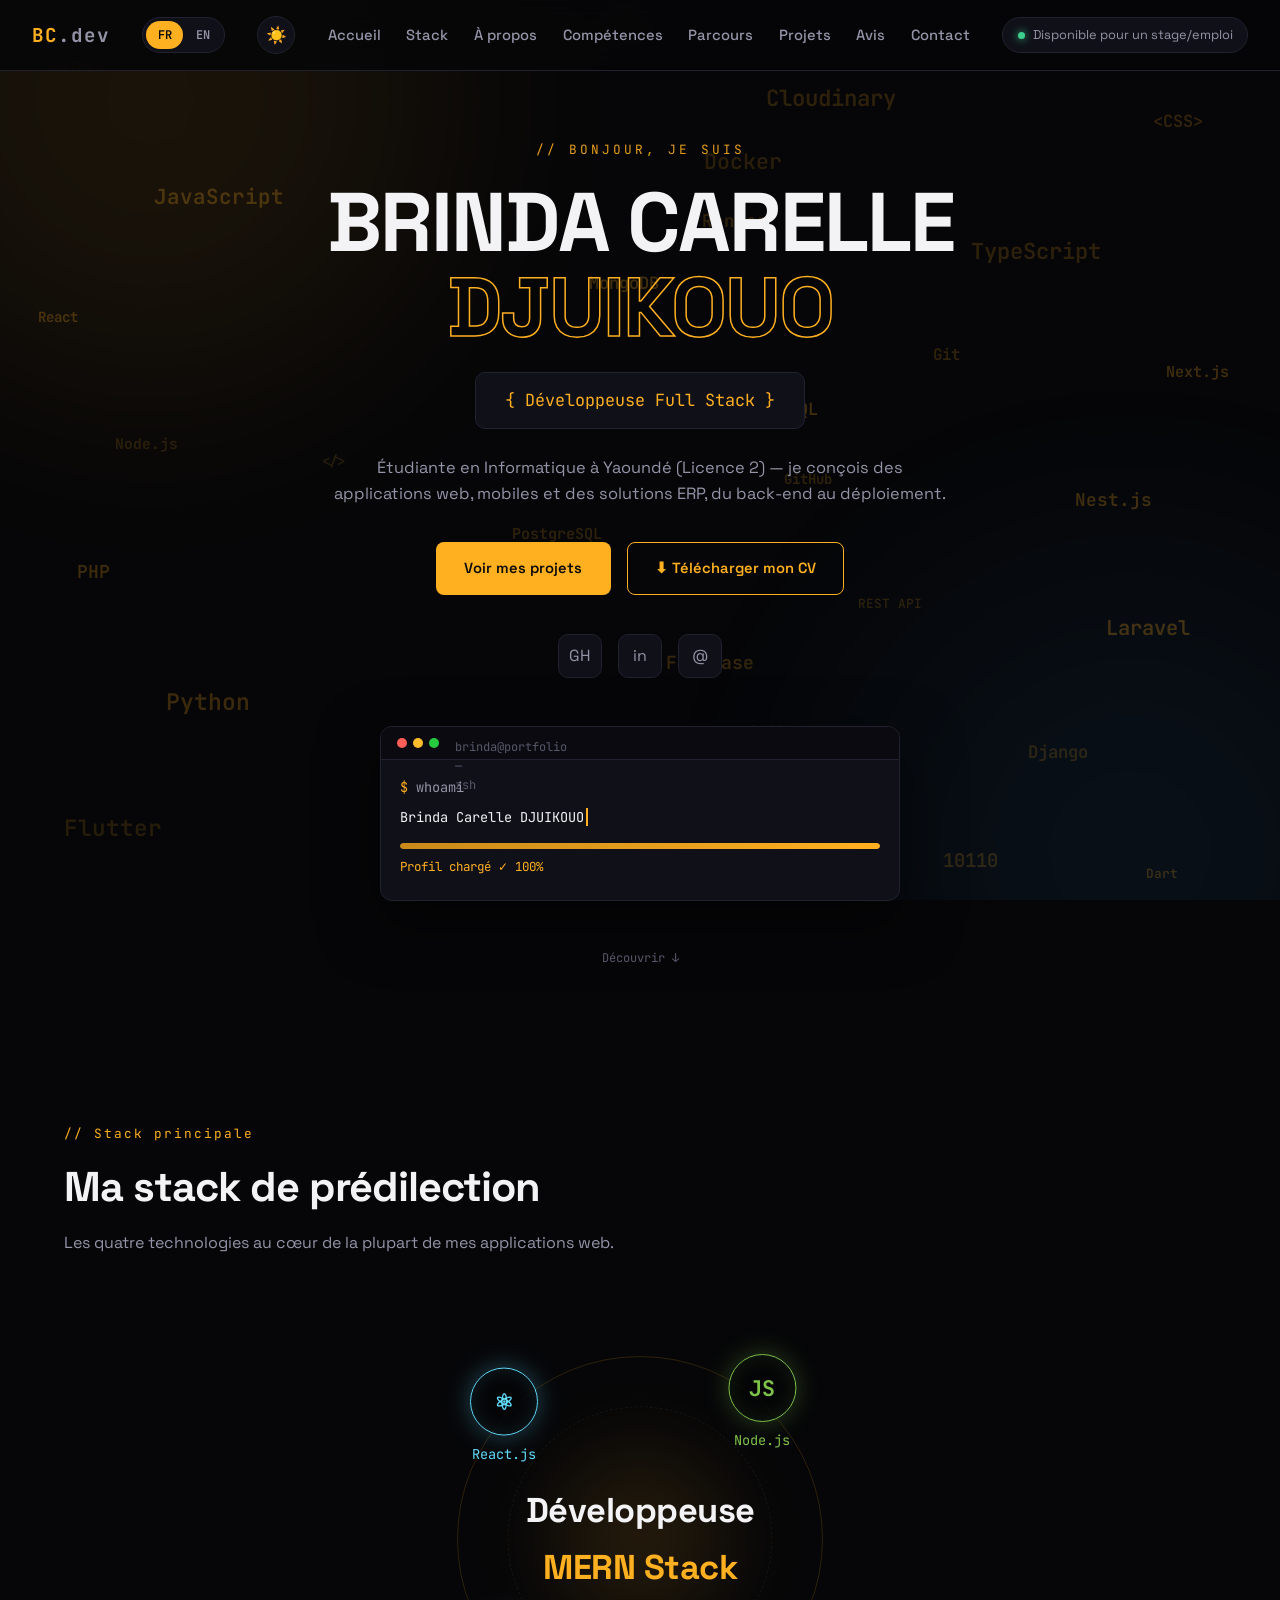
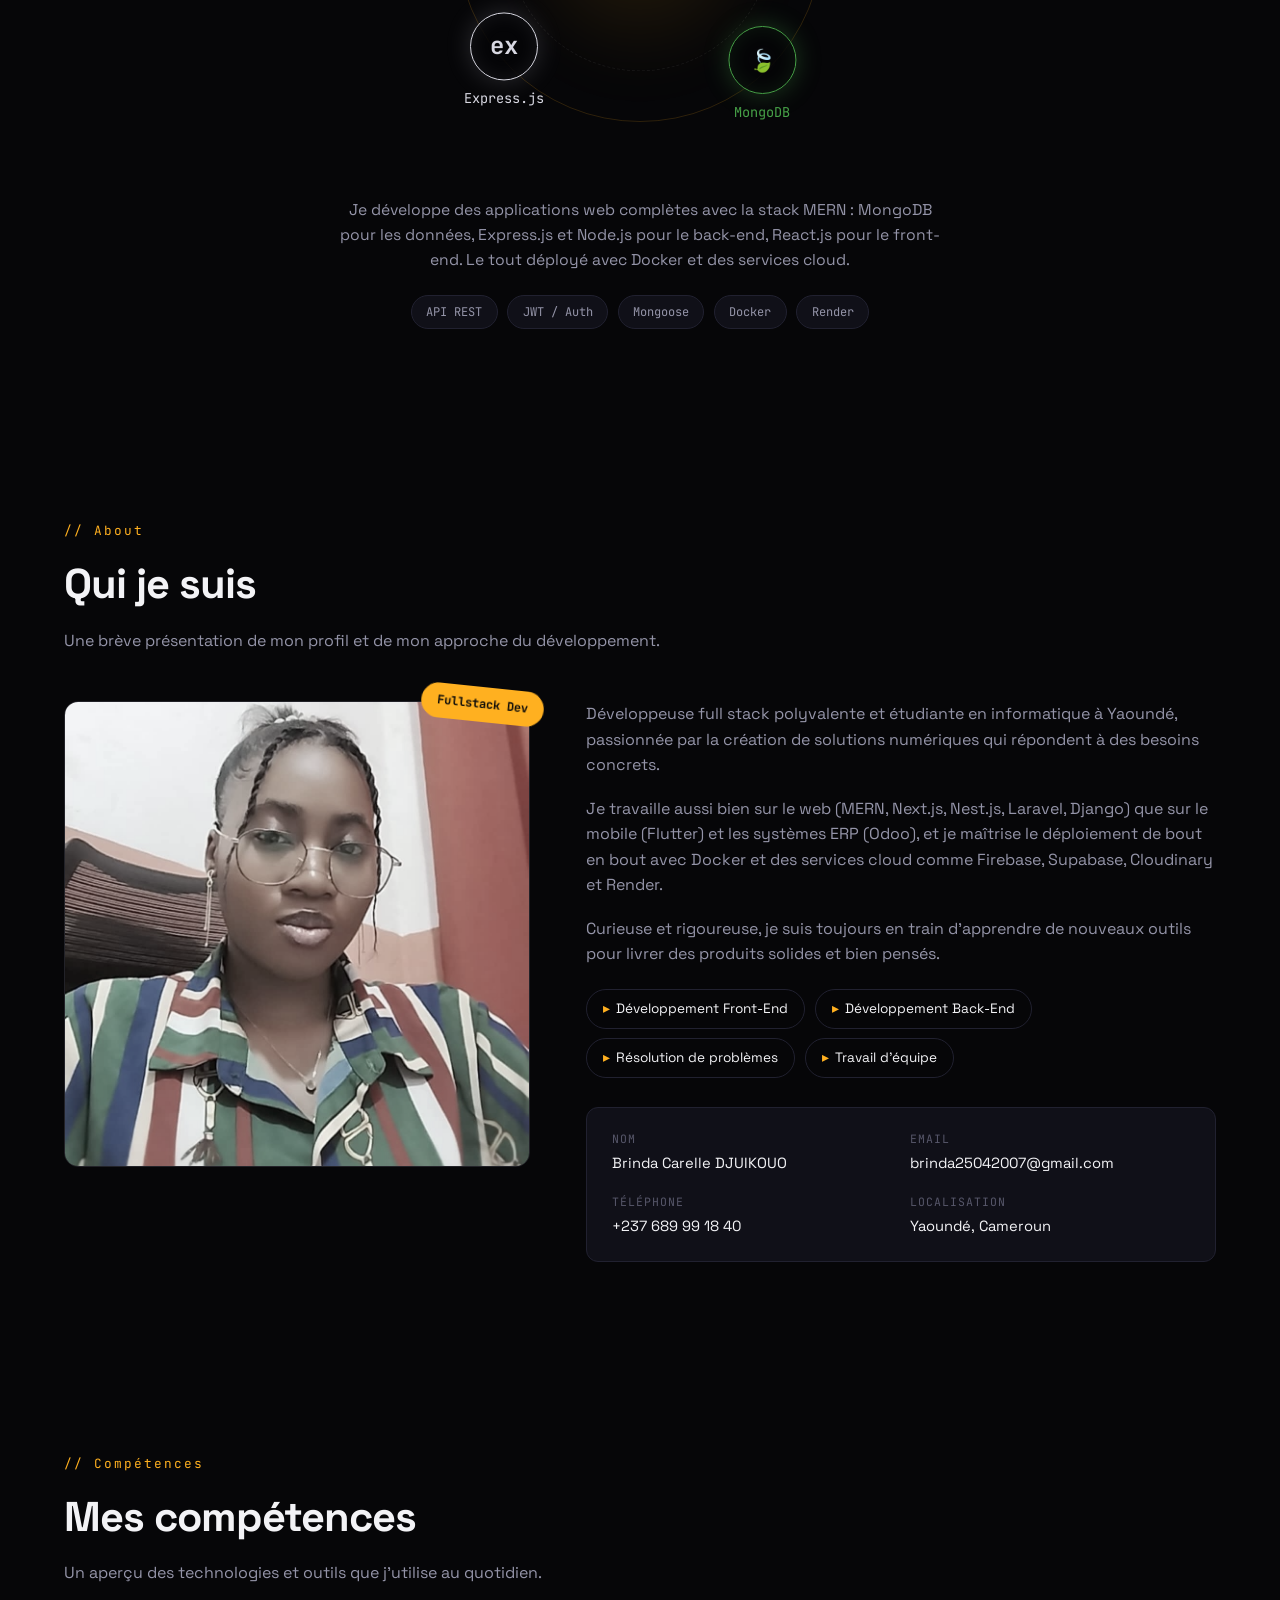
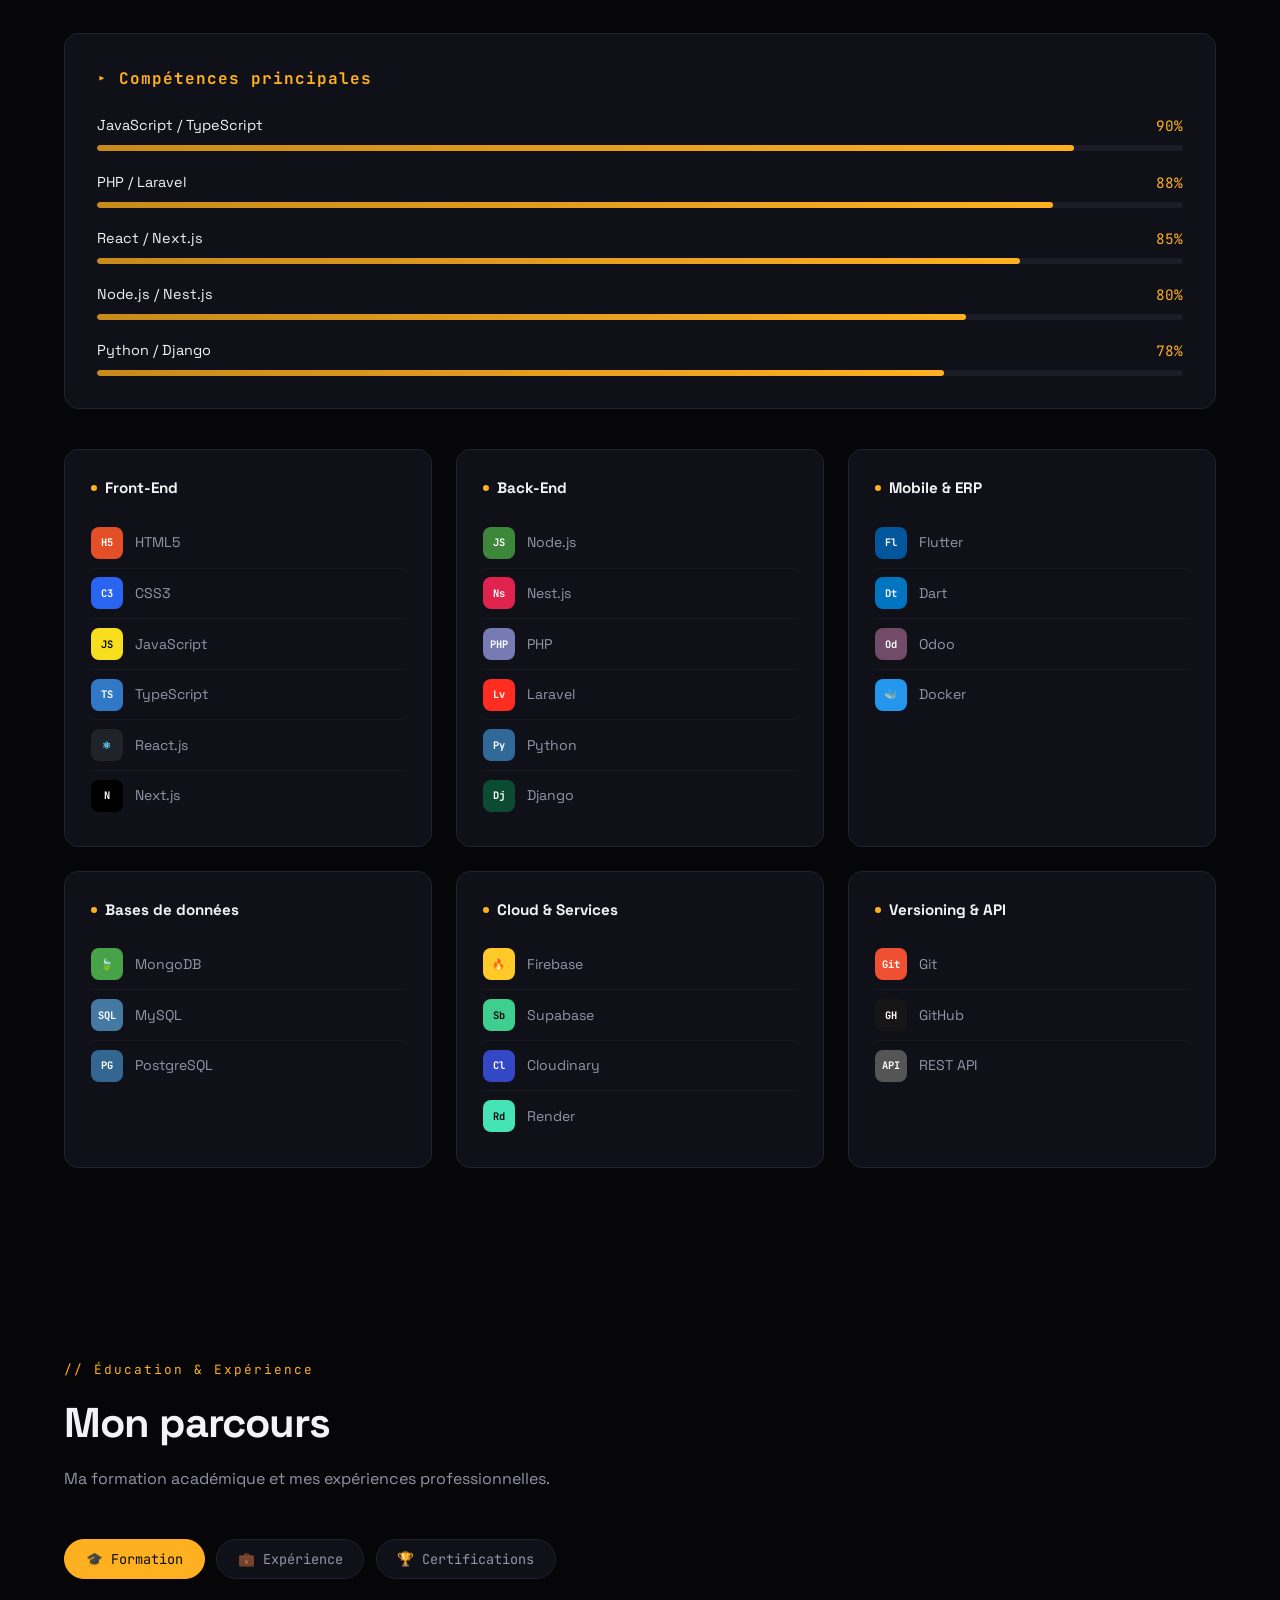
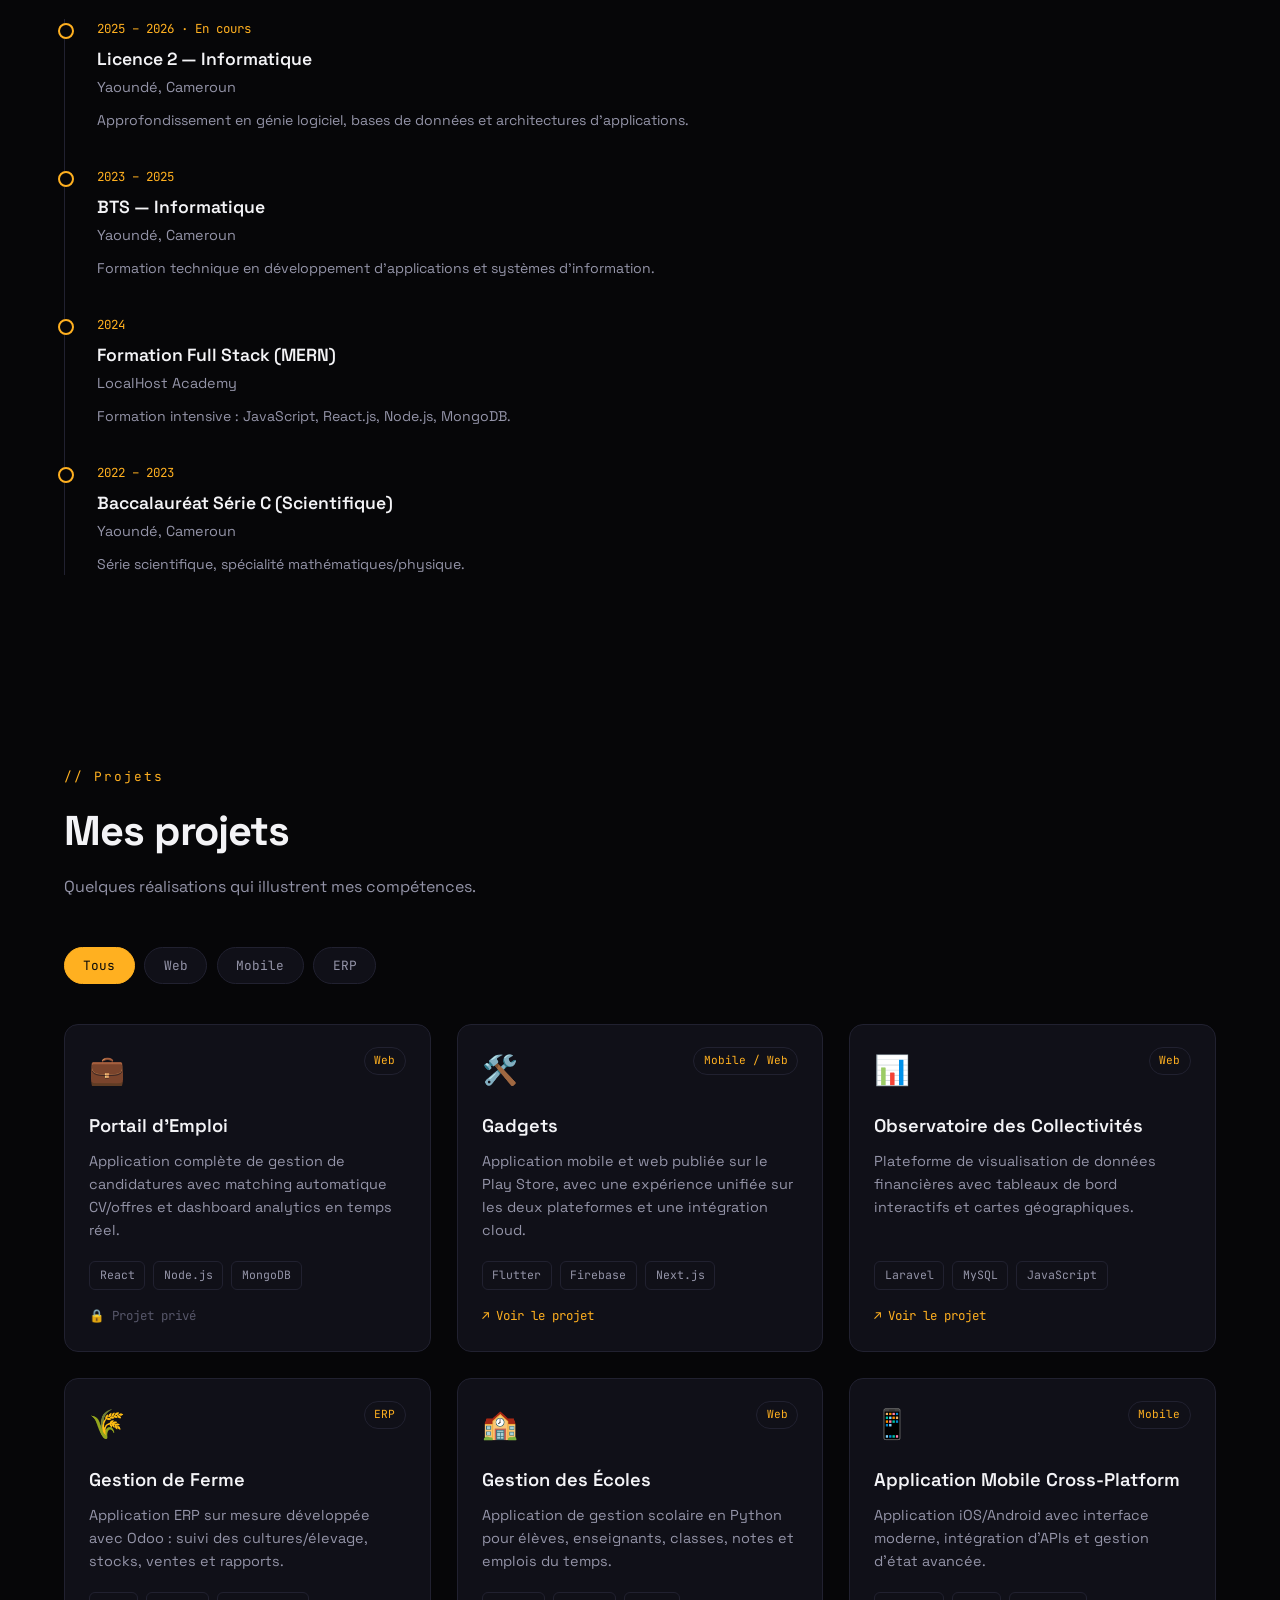
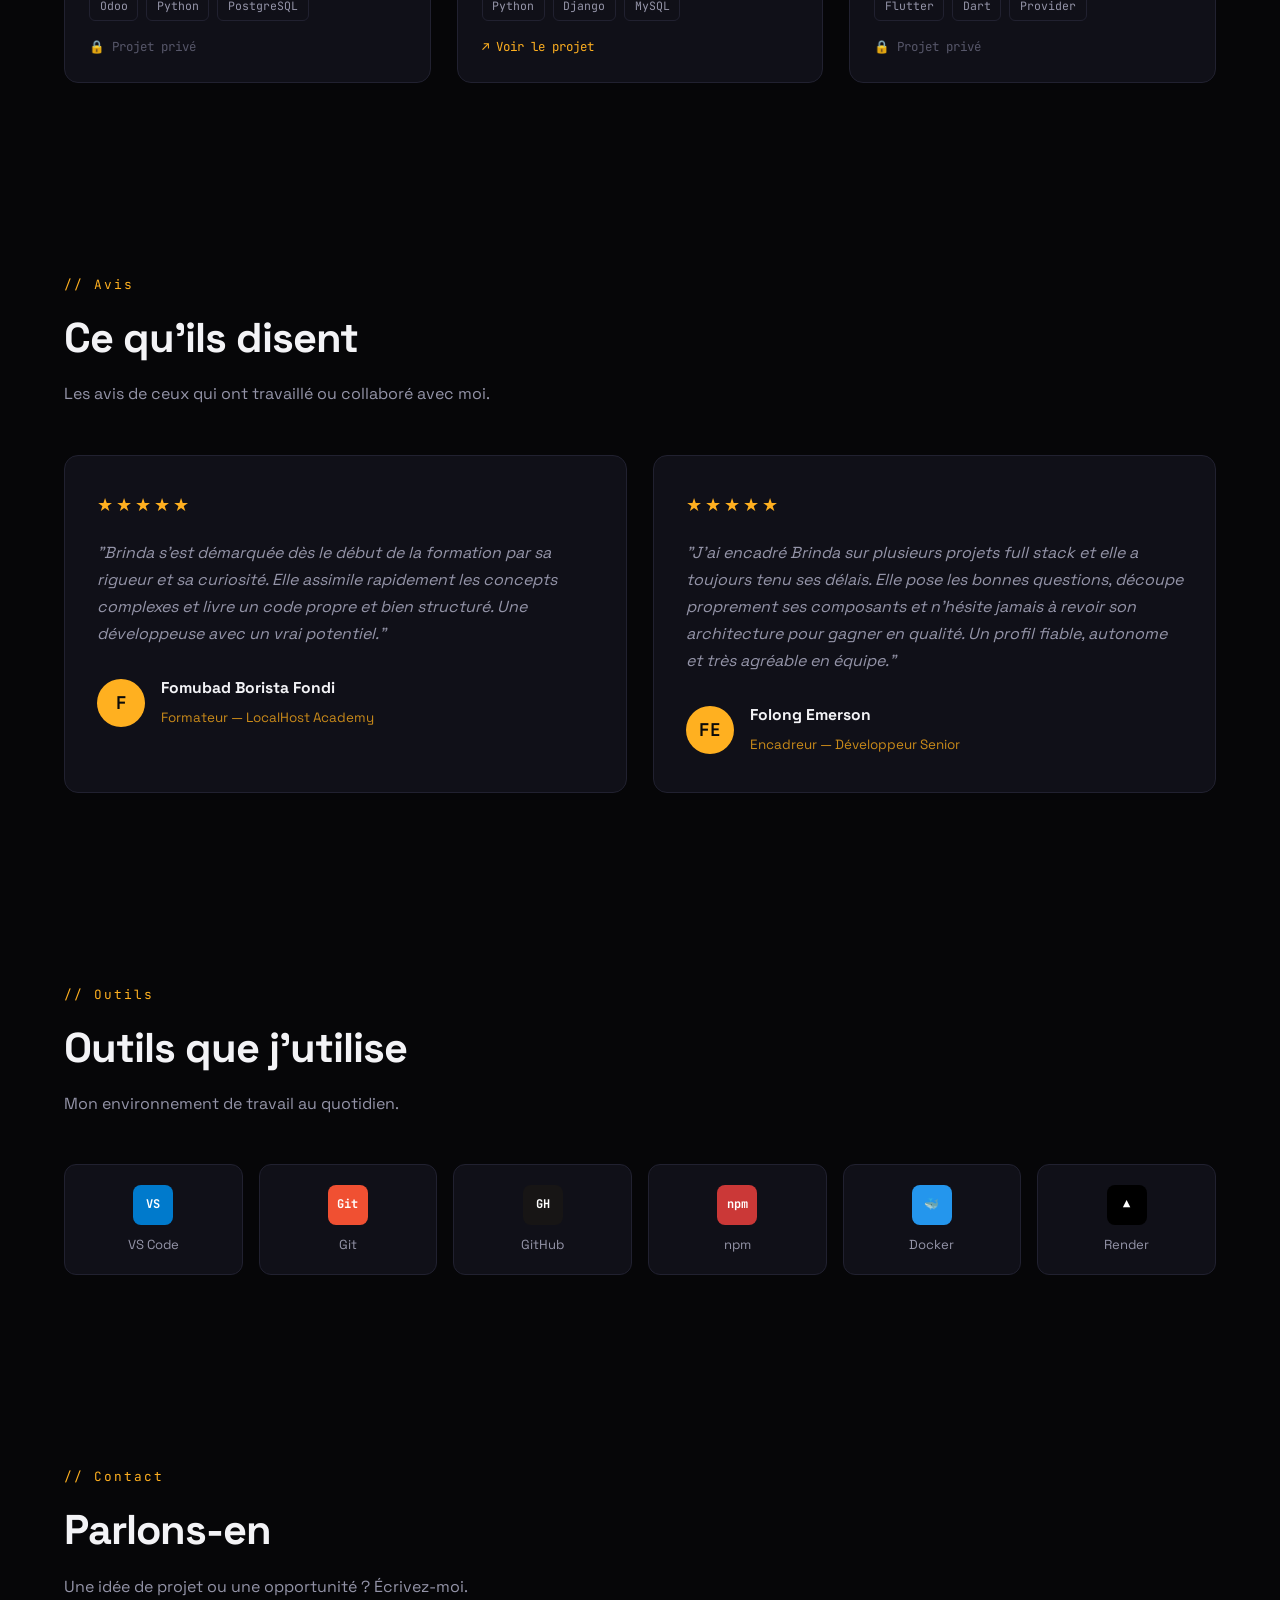
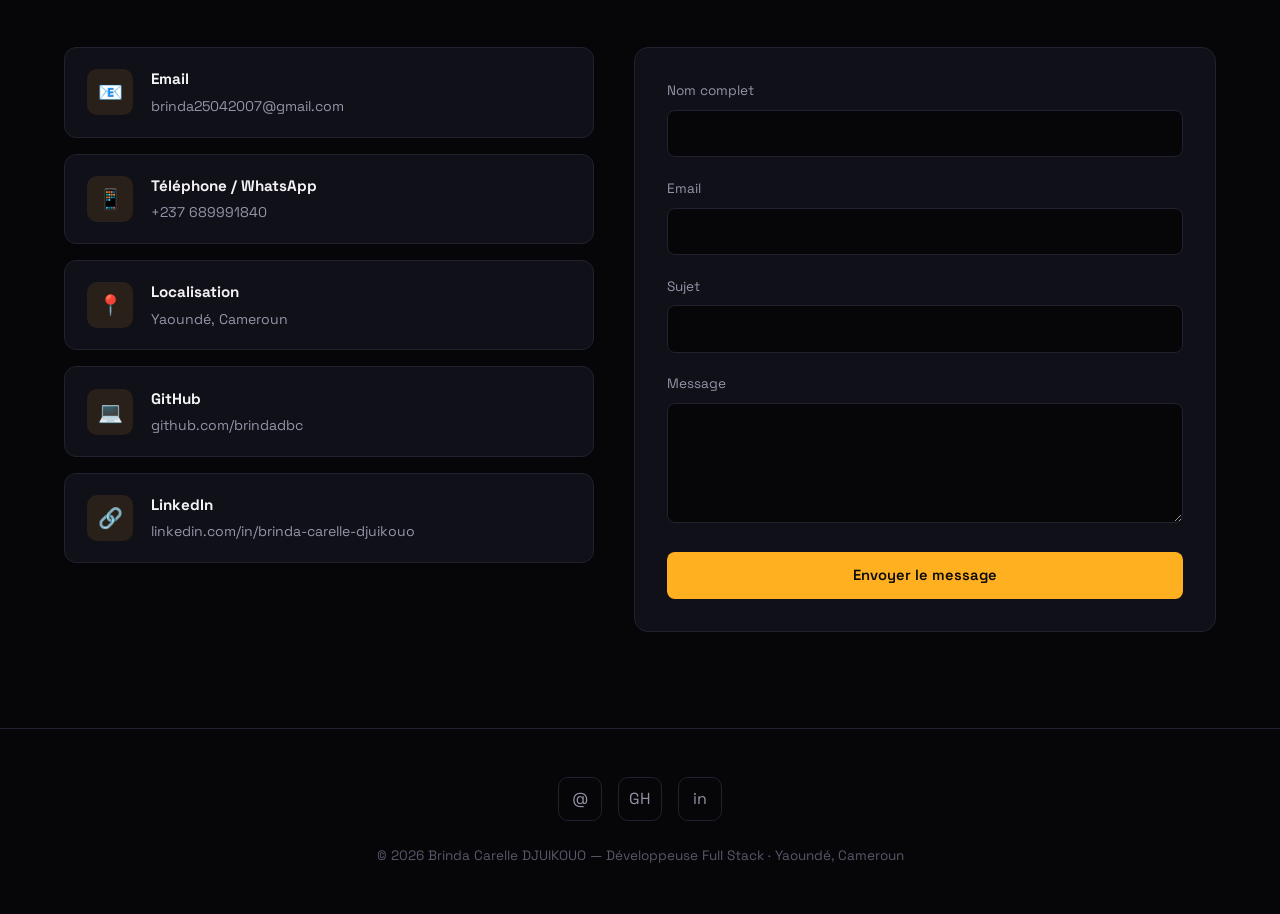
<file: index.html>
<!DOCTYPE html>
<html lang="fr">
<head>
<meta charset="UTF-8">
<meta name="viewport" content="width=device-width, initial-scale=1.0">
<title>Brinda Carelle DJUIKOUO — Développeuse Full Stack</title>
<link rel="preconnect" href="https://fonts.googleapis.com">
<link href="https://fonts.googleapis.com/css2?family=Space+Grotesk:wght@400;500;600;700&family=JetBrains+Mono:wght@400;500;600;700&display=swap" rel="stylesheet">
<style>
:root{
  --bg:#060608;
  --bg-soft:#0c0c12;
  --card:#101018;
  --border:#212130;
  --gold:#ffb020;
  --gold-dim:#c98a1a;
  --text:#f3f3f6;
  --text-dim:#9494a8;
  --text-faint:#57576a;
  --radius:14px;
  --mono:'JetBrains Mono', monospace;
  --sans:'Space Grotesk', sans-serif;
}
:root[data-theme="light"]{
  --bg:#f7f6f2;
  --bg-soft:#efeee8;
  --card:#ffffff;
  --border:#e2e0d6;
  --gold:#c98a1a;
  --gold-dim:#a86f12;
  --text:#141414;
  --text-dim:#5c5c5c;
  --text-faint:#9a9a9a;
}
*{margin:0;padding:0;box-sizing:border-box;}
html{scroll-behavior:smooth;}
body{
  font-family:var(--sans);
  background:var(--bg);
  color:var(--text);
  overflow-x:hidden;
  line-height:1.6;
  transition:background .35s ease, color .35s ease;
}
::selection{background:var(--gold);color:#000;}
a{color:inherit;}
img{max-width:100%;display:block;}

/* ============ BACKGROUND DECOR ============ */
.bg-decor{
  position:fixed;
  inset:0;
  z-index:0;
  overflow:hidden;
  pointer-events:none;
}
.bg-decor .glow{
  position:absolute;
  width:600px;height:600px;
  border-radius:50%;
  filter:blur(120px);
  opacity:0.08;
  background:var(--gold);
}
.bg-decor .glow.g1{top:-200px;left:-150px;}
.bg-decor .glow.g2{bottom:-250px;right:-150px;background:#3fa9ff;opacity:0.06;}
.tech-float{
  position:absolute;
  font-family:var(--mono);
  color:var(--gold);
  opacity:0.09;
  font-weight:600;
  white-space:nowrap;
  animation:drift 18s ease-in-out infinite;
}
@keyframes drift{
  0%,100%{transform:translateY(0) translateX(0);}
  50%{transform:translateY(-22px) translateX(10px);}
}

/* ============ NAV ============ */
nav{
  position:fixed;top:0;left:0;width:100%;z-index:1000;
  background:rgba(6,6,8,0.85);
  backdrop-filter:blur(16px);
  border-bottom:1px solid var(--border);
}
.nav-content{
  max-width:1300px;margin:0 auto;
  display:flex;align-items:center;justify-content:space-between;
  padding:1rem 2rem;
}
.logo{
  font-family:var(--mono);
  font-weight:700;
  font-size:1.2rem;
  color:var(--gold);
  letter-spacing:1px;
}
.logo span{color:var(--text-dim);}
.nav-links{display:flex;gap:1.6rem;list-style:none;align-items:center;}
.nav-links a{
  text-decoration:none;color:var(--text-dim);font-size:0.92rem;font-weight:500;
  transition:color .25s;
}
.nav-links a:hover{color:var(--gold);}
.nav-status{
  display:flex;align-items:center;gap:0.5rem;
  border:1px solid var(--border);
  background:var(--card);
  padding:0.4rem 0.9rem;
  border-radius:30px;
  font-size:0.8rem;
  color:var(--text-dim);
}
.nav-status .dot{
  width:7px;height:7px;border-radius:50%;background:#3ecf8e;
  box-shadow:0 0 8px #3ecf8e;
  animation:pulse-dot 1.6s ease-in-out infinite;
}
@keyframes pulse-dot{0%,100%{opacity:1;}50%{opacity:.4;}}
.menu-toggle{display:none;flex-direction:column;gap:5px;cursor:pointer;}
.menu-toggle span{width:24px;height:2px;background:var(--gold);border-radius:2px;}

/* ============ LANG SWITCH ============ */
.lang-switch{
  display:flex;align-items:center;
  border:1px solid var(--border);background:var(--card);
  border-radius:30px;padding:3px;gap:2px;flex-shrink:0;
}
.lang-switch button{
  font-family:var(--mono);font-size:0.75rem;font-weight:600;
  border:none;background:transparent;color:var(--text-dim);
  padding:0.4rem 0.7rem;border-radius:20px;cursor:pointer;transition:all .2s;
}
.lang-switch button.active{background:var(--gold);color:#0a0a0a;}

/* ============ THEME TOGGLE ============ */
.theme-toggle{
  width:38px;height:38px;border-radius:50%;
  border:1px solid var(--border);background:var(--card);
  color:var(--gold);font-size:1.05rem;cursor:pointer;
  display:flex;align-items:center;justify-content:center;
  transition:all .25s;flex-shrink:0;
}
.theme-toggle:hover{border-color:var(--gold);transform:translateY(-2px);}

/* ============ BUTTONS ============ */
.btn{
  display:inline-flex;align-items:center;gap:0.5rem;
  padding:0.85rem 1.7rem;
  border-radius:8px;
  font-weight:600;font-size:0.92rem;
  text-decoration:none;cursor:pointer;border:1px solid transparent;
  transition:all .25s;font-family:var(--sans);
}
.btn-primary{background:var(--gold);color:#0a0a0a;}
.btn-primary:hover{transform:translateY(-3px);box-shadow:0 10px 26px rgba(255,176,32,0.25);}
.btn-outline{border-color:var(--gold);color:var(--gold);background:transparent;}
.btn-outline:hover{background:rgba(255,176,32,0.1);transform:translateY(-3px);}

/* ============ HERO ============ */
.hero{
  min-height:100vh;
  display:flex;flex-direction:column;align-items:center;justify-content:center;
  text-align:center;
  padding:140px 1.5rem 60px;
  position:relative;
  z-index:1;
}
.hero-badge{
  font-family:var(--mono);
  font-size:0.8rem;
  color:var(--gold);
  letter-spacing:3px;
  text-transform:uppercase;
  margin-bottom:1.2rem;
  opacity:0.9;
}
.hero h1{
  font-size:clamp(2.6rem,7vw,5.2rem);
  font-weight:700;
  line-height:1.02;
  letter-spacing:-2px;
  margin-bottom:1.4rem;
  color:var(--text);
}
.hero h1 .outline{
  -webkit-text-stroke:1.5px var(--gold);
  color:transparent;
}
.hero-subtitle-box{
  font-family:var(--mono);
  border:1px solid var(--border);
  background:var(--card);
  padding:0.9rem 1.8rem;
  border-radius:10px;
  font-size:1.05rem;
  color:var(--gold);
  margin-bottom:1.6rem;
}
.hero-tagline{
  max-width:620px;
  color:var(--text-dim);
  font-size:1.02rem;
  margin-bottom:2.2rem;
}
.hero-cta{display:flex;gap:1rem;flex-wrap:wrap;justify-content:center;margin-bottom:2.4rem;}
.hero-social{display:flex;gap:1rem;margin-bottom:3rem;}
.hero-social a{
  width:44px;height:44px;border-radius:10px;
  display:flex;align-items:center;justify-content:center;
  border:1px solid var(--border);background:var(--card);
  color:var(--text-dim);text-decoration:none;transition:all .25s;
}
.hero-social a:hover{border-color:var(--gold);color:var(--gold);transform:translateY(-4px);}

/* terminal */
.terminal{
  width:100%;max-width:520px;
  background:var(--card);
  border:1px solid var(--border);
  border-radius:12px;
  overflow:hidden;
  text-align:left;
  box-shadow:0 20px 60px rgba(0,0,0,0.5);
}
.terminal-bar{
  display:flex;align-items:center;gap:6px;
  padding:0.7rem 1rem;
  background:#0a0a10;
  border-bottom:1px solid var(--border);
}
.terminal-bar span{width:10px;height:10px;border-radius:50%;}
.terminal-bar .r{background:#ff5f56;}
.terminal-bar .y{background:#ffbd2e;}
.terminal-bar .g{background:#27c93f;}
.terminal-bar .label{
  margin-left:0.6rem;font-family:var(--mono);font-size:0.75rem;color:var(--text-faint);
}
.terminal-body{padding:1.1rem 1.2rem 1.4rem;font-family:var(--mono);font-size:0.85rem;}
.terminal-line{color:var(--text-dim);margin-bottom:0.5rem;}
.terminal-line .prompt{color:var(--gold);}
.terminal-line .typed{color:var(--text);border-right:2px solid var(--gold);padding-right:2px;}
.terminal-bar-track{
  height:6px;background:#1c1c28;border-radius:4px;overflow:hidden;margin:0.9rem 0 0.5rem;
}
.terminal-bar-fill{
  height:100%;width:0%;border-radius:4px;
  background:linear-gradient(90deg,var(--gold-dim),var(--gold));
  transition:width 2.4s ease-out;
}
.terminal-pct{font-family:var(--mono);font-size:0.78rem;color:var(--gold);}

.scroll-hint{
  margin-top:3rem;font-family:var(--mono);font-size:0.75rem;color:var(--text-faint);
  display:flex;flex-direction:column;align-items:center;gap:0.4rem;
  animation:bob 2s ease-in-out infinite;
}
@keyframes bob{0%,100%{transform:translateY(0);}50%{transform:translateY(8px);}}

/* ============ SECTIONS ============ */
section{
  max-width:1200px;margin:0 auto;padding:6rem 1.5rem;position:relative;z-index:1;
}
.eyebrow{
  font-family:var(--mono);color:var(--gold);font-size:0.8rem;letter-spacing:2px;
  margin-bottom:0.6rem;
}
.sec-title{
  font-size:clamp(1.8rem,4vw,2.6rem);font-weight:700;margin-bottom:0.6rem;letter-spacing:-1px;
}
.sec-desc{color:var(--text-dim);margin-bottom:3rem;max-width:600px;}

.reveal{opacity:0;transform:translateY(24px);transition:opacity .7s ease, transform .7s ease;}
.reveal.in{opacity:1;transform:translateY(0);}

/* ============ ORBITE MERN ============ */
.orbit-section{display:flex;flex-direction:column;align-items:center;text-align:center;}
.orbit-wrap{
  --size:min(470px,86vw);
  --r:calc(var(--size)/2 - 52px);
  position:relative;width:var(--size);height:var(--size);margin:0 auto;
}
.orbit-halo{
  position:absolute;left:50%;top:50%;width:62%;height:62%;
  transform:translate(-50%,-50%);border-radius:50%;
  background:radial-gradient(circle,rgba(255,176,32,0.14),transparent 68%);
  filter:blur(26px);
}
.orbit-track{
  position:absolute;left:50%;top:50%;transform:translate(-50%,-50%);
  width:calc(var(--r)*2);height:calc(var(--r)*2);
  border-radius:50%;border:1px solid rgba(255,176,32,0.16);
}
.orbit-track.inner{
  width:calc(var(--r)*1.45);height:calc(var(--r)*1.45);
  border:1px dashed rgba(255,255,255,0.06);
}
.orbit-center{
  position:absolute;inset:0;display:flex;flex-direction:column;
  align-items:center;justify-content:center;gap:0.1rem;pointer-events:none;
}
.orbit-center .line1{font-size:clamp(1.35rem,5.2vw,2.15rem);font-weight:700;letter-spacing:-0.5px;}
.orbit-center .line2{font-size:clamp(1.35rem,5.2vw,2.15rem);font-weight:700;color:var(--gold);letter-spacing:-0.5px;}
.orbit-ring{position:absolute;inset:0;animation:orbit-spin 26s linear infinite;}
.orbit-node{position:absolute;left:50%;top:50%;width:0;height:0;}
.n-react  {transform:rotate(-48deg)  translate(0,calc(-1*var(--r))) rotate(48deg);}
.n-node   {transform:rotate(42deg)   translate(0,calc(-1*var(--r))) rotate(-42deg);}
.n-express{transform:rotate(-132deg) translate(0,calc(-1*var(--r))) rotate(132deg);}
.n-mongo  {transform:rotate(138deg)  translate(0,calc(-1*var(--r))) rotate(-138deg);}
.node-inner{
  position:absolute;left:0;top:0;width:128px;height:128px;
  margin-left:-64px;margin-top:-64px;
  display:flex;flex-direction:column;align-items:center;justify-content:center;gap:0.5rem;
  animation:orbit-spin-rev 26s linear infinite;
}
.node-circle{
  width:clamp(52px,14vw,68px);height:clamp(52px,14vw,68px);border-radius:50%;
  display:flex;align-items:center;justify-content:center;
  background:rgba(6,6,8,0.85);border:1.5px solid currentColor;
  font-family:var(--mono);font-weight:700;font-size:clamp(1rem,3.6vw,1.35rem);
}
.node-label{font-family:var(--mono);font-size:clamp(0.72rem,2.4vw,0.85rem);color:var(--text);}
.n-react .node-circle{color:#61dafb;box-shadow:0 0 26px rgba(97,218,251,0.32),inset 0 0 20px rgba(97,218,251,0.12);}
.n-react .node-label{color:#61dafb;}
.n-node .node-circle{color:#7fc24a;box-shadow:0 0 26px rgba(127,194,74,0.30),inset 0 0 20px rgba(127,194,74,0.12);}
.n-node .node-label{color:#7fc24a;}
.n-express .node-circle{color:#d8d8e2;font-size:clamp(1.1rem,4vw,1.5rem);box-shadow:0 0 26px rgba(216,216,226,0.18),inset 0 0 20px rgba(216,216,226,0.08);}
.n-express .node-label{color:#d8d8e2;}
.n-mongo .node-circle{color:#47a248;box-shadow:0 0 26px rgba(71,162,72,0.32),inset 0 0 20px rgba(71,162,72,0.12);}
.n-mongo .node-label{color:#47a248;}
@keyframes orbit-spin{from{transform:rotate(0deg);}to{transform:rotate(360deg);}}
@keyframes orbit-spin-rev{from{transform:rotate(0deg);}to{transform:rotate(-360deg);}}
.orbit-desc{max-width:620px;color:var(--text-dim);margin:1.5rem auto 0;font-size:0.98rem;}
.orbit-stack-tags{display:flex;flex-wrap:wrap;gap:0.6rem;justify-content:center;margin-top:1.4rem;}
.orbit-stack-tags span{
  font-family:var(--mono);font-size:0.75rem;color:var(--text-dim);
  border:1px solid var(--border);background:var(--card);padding:0.4rem 0.9rem;border-radius:20px;
}
@media(prefers-reduced-motion:reduce){
  .orbit-ring,.node-inner{animation:none;}
}

/* ============ ABOUT ============ */
.about-grid{display:grid;grid-template-columns:0.85fr 1.15fr;gap:3.5rem;align-items:start;}
.about-photo-wrap{position:relative;}
.about-photo{
  width:100%;aspect-ratio:1;border-radius:var(--radius);object-fit:cover;
  border:1px solid var(--border);filter:grayscale(60%);
  transition:filter .4s;
}
.about-photo-wrap:hover .about-photo{filter:grayscale(0%);}
.about-sticker{
  position:absolute;top:-14px;right:-14px;
  background:var(--gold);color:#0a0a0a;
  padding:0.5rem 1rem;border-radius:30px;
  font-family:var(--mono);font-size:0.75rem;font-weight:700;
  transform:rotate(6deg);
}
.about-text p{color:var(--text-dim);margin-bottom:1.1rem;font-size:1rem;}
.about-tags{display:flex;flex-wrap:wrap;gap:0.6rem;margin:1.4rem 0 1.8rem;}
.about-tag{
  border:1px solid var(--border);color:var(--text);
  padding:0.5rem 1rem;border-radius:30px;font-size:0.85rem;
  display:flex;align-items:center;gap:0.4rem;
}
.about-tag::before{content:'▸';color:var(--gold);}
.info-card{
  border:1px solid var(--border);background:var(--card);border-radius:12px;
  padding:1.4rem 1.6rem;display:grid;grid-template-columns:1fr 1fr;gap:1.1rem;
}
.info-row .k{font-size:0.72rem;color:var(--text-faint);font-family:var(--mono);text-transform:uppercase;letter-spacing:1px;margin-bottom:0.2rem;}
.info-row .v{font-size:0.92rem;color:var(--text);}

/* ============ SKILLS ============ */
.skills-top{
  border:1px solid var(--border);background:var(--card);border-radius:var(--radius);
  padding:2rem;margin-bottom:2.5rem;
}
.skills-top h3{font-size:1rem;color:var(--gold);font-family:var(--mono);margin-bottom:1.4rem;letter-spacing:1px;}
.skill-row{margin-bottom:1.2rem;}
.skill-row:last-child{margin-bottom:0;}
.skill-row-top{display:flex;justify-content:space-between;font-size:0.9rem;margin-bottom:0.5rem;}
.skill-row-top .pct{color:var(--gold);font-family:var(--mono);}
.skill-track{height:6px;background:#1c1c28;border-radius:4px;overflow:hidden;}
.skill-fill{height:100%;width:0%;background:linear-gradient(90deg,var(--gold-dim),var(--gold));border-radius:4px;transition:width 1.4s ease-out;}

.skill-categories{display:grid;grid-template-columns:repeat(auto-fit,minmax(280px,1fr));gap:1.5rem;}
.skill-cat{
  border:1px solid var(--border);background:var(--card);border-radius:var(--radius);padding:1.6rem;
}
.skill-cat h4{font-size:0.95rem;color:var(--text);margin-bottom:1.1rem;display:flex;align-items:center;gap:0.5rem;}
.skill-cat h4::before{content:'';width:6px;height:6px;background:var(--gold);border-radius:50%;}
.tech-badge-row{display:flex;align-items:center;gap:0.75rem;padding:0.55rem 0;border-bottom:1px solid rgba(255,255,255,0.04);}
.tech-badge-row:last-child{border-bottom:none;}
.tech-icon{
  width:32px;height:32px;border-radius:8px;flex-shrink:0;
  display:flex;align-items:center;justify-content:center;
  font-family:var(--mono);font-weight:700;font-size:0.65rem;color:#fff;
}
.tech-badge-row .tname{font-size:0.88rem;color:var(--text-dim);}

/* ============ PARCOURS (tabs) ============ */
.parcours-tabs{display:flex;gap:0.7rem;margin-bottom:2.5rem;flex-wrap:wrap;}
.p-tab{
  font-family:var(--mono);font-size:0.85rem;
  border:1px solid var(--border);background:var(--card);color:var(--text-dim);
  padding:0.6rem 1.3rem;border-radius:30px;cursor:pointer;transition:all .25s;
}
.p-tab.active{background:var(--gold);color:#0a0a0a;border-color:var(--gold);}
.timeline{position:relative;padding-left:2rem;border-left:1px solid var(--border);}
.t-panel{display:none;}
.t-panel.active{display:block;}
.t-item{position:relative;padding-bottom:2.2rem;}
.t-item:last-child{padding-bottom:0;}
.t-item::before{
  content:'';position:absolute;left:-2.44rem;top:4px;width:12px;height:12px;
  border-radius:50%;background:var(--bg);border:2px solid var(--gold);
}
.t-date{font-family:var(--mono);font-size:0.78rem;color:var(--gold);margin-bottom:0.4rem;}
.t-title{font-size:1.1rem;font-weight:600;margin-bottom:0.2rem;}
.t-org{color:var(--text-dim);font-size:0.9rem;margin-bottom:0.6rem;}
.t-desc{color:var(--text-dim);font-size:0.88rem;line-height:1.6;}
.t-desc li{list-style:none;padding-left:1rem;position:relative;margin-bottom:0.3rem;}
.t-desc li::before{content:'▸';color:var(--gold);position:absolute;left:0;}

/* ============ PROJECTS ============ */
.filter-row{display:flex;flex-wrap:wrap;gap:0.6rem;margin-bottom:2.5rem;}
.f-btn{
  font-family:var(--mono);font-size:0.8rem;
  border:1px solid var(--border);background:var(--card);color:var(--text-dim);
  padding:0.55rem 1.15rem;border-radius:30px;cursor:pointer;transition:all .2s;
}
.f-btn.active{background:var(--gold);color:#0a0a0a;border-color:var(--gold);}
.projects-grid{display:grid;grid-template-columns:repeat(auto-fit,minmax(320px,1fr));gap:1.6rem;}
.project-card{
  border:1px solid var(--border);background:var(--card);border-radius:var(--radius);
  overflow:hidden;transition:all .3s;display:flex;flex-direction:column;
  cursor:pointer;
}
.project-card:hover{border-color:var(--gold);transform:translateY(-6px);box-shadow:0 20px 40px rgba(0,0,0,0.4);}
.project-card.hidden{display:none;}
.project-top{
  padding:1.4rem 1.5rem 0.5rem;display:flex;justify-content:space-between;align-items:flex-start;
}
.project-icon{font-size:1.8rem;}
.project-tag{font-family:var(--mono);font-size:0.7rem;color:var(--gold);border:1px solid var(--border);padding:0.25rem 0.6rem;border-radius:20px;}
.project-content{padding:0.6rem 1.5rem 1.6rem;flex:1;display:flex;flex-direction:column;}
.project-title{font-size:1.15rem;font-weight:600;margin-bottom:0.6rem;}
.project-desc{color:var(--text-dim);font-size:0.9rem;margin-bottom:1.2rem;flex:1;}
.project-tags{display:flex;flex-wrap:wrap;gap:0.5rem;}
.project-tags span{
  font-family:var(--mono);font-size:0.72rem;color:var(--text-dim);
  border:1px solid var(--border);padding:0.25rem 0.6rem;border-radius:6px;
}
.project-link-row{
  display:flex;align-items:center;gap:0.4rem;margin-top:1rem;
  font-family:var(--mono);font-size:0.78rem;color:var(--gold);
}
.project-link-row.restricted{color:var(--text-faint);}

/* ============ AVIS / TESTIMONIALS ============ */
.testimonials-grid{display:grid;grid-template-columns:repeat(auto-fit,minmax(320px,1fr));gap:1.6rem;}
.testimonial-card{
  border:1px solid var(--border);background:var(--card);border-radius:var(--radius);
  padding:2.2rem 2rem;text-align:left;transition:border-color .3s;
}
.testimonial-card:hover{border-color:var(--gold);}
.t-stars{color:var(--gold);font-size:1.1rem;letter-spacing:3px;margin-bottom:1.2rem;}
.t-quote{color:var(--text-dim);font-size:1rem;line-height:1.7;margin-bottom:1.8rem;font-style:italic;}
.t-author{display:flex;align-items:center;gap:1rem;}
.t-avatar{
  width:48px;height:48px;border-radius:50%;background:var(--gold);color:#0a0a0a;
  display:flex;align-items:center;justify-content:center;font-family:var(--mono);
  font-weight:700;font-size:1.1rem;flex-shrink:0;
}
.t-author h4{font-size:0.98rem;margin-bottom:0.15rem;}
.t-author span{color:var(--gold-dim);font-size:0.84rem;}

/* ============ TOOLS ============ */
.tools-grid{display:grid;grid-template-columns:repeat(auto-fit,minmax(140px,1fr));gap:1rem;}
.tool-card{
  border:1px solid var(--border);background:var(--card);border-radius:12px;
  padding:1.2rem;display:flex;flex-direction:column;align-items:center;gap:0.6rem;
  transition:all .25s;text-align:center;
}
.tool-card:hover{border-color:var(--gold);transform:translateY(-4px);}
.tool-card .tech-icon{width:40px;height:40px;font-size:0.75rem;}
.tool-card .tname{font-size:0.82rem;color:var(--text-dim);}

/* ============ CONTACT ============ */
.contact-grid{display:grid;grid-template-columns:1fr 1.1fr;gap:2.5rem;}
.contact-info{display:flex;flex-direction:column;gap:1rem;}
.c-item{
  display:flex;align-items:center;gap:1.1rem;border:1px solid var(--border);
  background:var(--card);border-radius:12px;padding:1.2rem 1.4rem;transition:all .25s;
}
.c-item:hover{border-color:var(--gold);transform:translateX(6px);}
.c-icon{
  width:46px;height:46px;border-radius:10px;background:rgba(255,176,32,0.1);
  display:flex;align-items:center;justify-content:center;font-size:1.25rem;flex-shrink:0;
}
.c-item h4{font-size:0.95rem;margin-bottom:0.2rem;}
.c-item p{color:var(--text-dim);font-size:0.88rem;}
.contact-form{
  border:1px solid var(--border);background:var(--card);border-radius:var(--radius);padding:2rem;
}
.f-group{margin-bottom:1.3rem;}
.f-group label{display:block;font-size:0.85rem;margin-bottom:0.5rem;color:var(--text-dim);}
.f-group input,.f-group textarea{
  width:100%;background:var(--bg);border:1px solid var(--border);border-radius:8px;
  padding:0.85rem 1rem;color:var(--text);font-family:var(--sans);font-size:0.92rem;
}
.f-group input:focus,.f-group textarea:focus{outline:none;border-color:var(--gold);}
.f-group textarea{min-height:120px;resize:vertical;}

/* ============ FOOTER ============ */
footer{
  border-top:1px solid var(--border);padding:3rem 1.5rem;text-align:center;position:relative;z-index:1;
}
.footer-social{display:flex;justify-content:center;gap:1rem;margin-bottom:1.5rem;}
.footer-social a{
  width:44px;height:44px;border-radius:10px;border:1px solid var(--border);
  display:flex;align-items:center;justify-content:center;color:var(--text-dim);
  text-decoration:none;transition:all .25s;
}
.footer-social a:hover{border-color:var(--gold);color:var(--gold);}
footer p{color:var(--text-faint);font-size:0.85rem;}

/* ============ RESTRICTED MODAL ============ */
.restricted-overlay{
  position:fixed;inset:0;z-index:2000;
  background:rgba(0,0,0,0.6);
  display:flex;align-items:center;justify-content:center;
  padding:1.5rem;
  opacity:0;pointer-events:none;
  transition:opacity .25s ease;
}
.restricted-overlay.active{opacity:1;pointer-events:all;}
.restricted-modal{
  max-width:420px;width:100%;
  background:var(--card);border:1px solid var(--border);border-radius:var(--radius);
  padding:2.2rem 2rem;text-align:center;
  transform:translateY(12px);transition:transform .25s ease;
  box-shadow:0 30px 70px rgba(0,0,0,0.5);
}
.restricted-overlay.active .restricted-modal{transform:translateY(0);}
.restricted-icon{font-size:2.4rem;margin-bottom:1rem;}
.restricted-modal p{color:var(--text-dim);font-size:0.95rem;margin-bottom:1.6rem;line-height:1.6;}

/* ============ RESPONSIVE ============ */
@media(max-width:900px){
  .about-grid,.contact-grid{grid-template-columns:1fr;}
  .info-card{grid-template-columns:1fr 1fr;}
}
@media(max-width:768px){
  .menu-toggle{display:flex;}
  .nav-links{
    position:absolute;top:100%;left:0;width:100%;background:var(--bg-soft);
    flex-direction:column;padding:1.5rem;gap:1.2rem;border-bottom:1px solid var(--border);
    transform:translateY(-120%);opacity:0;pointer-events:none;transition:all .3s;
  }
  .nav-links.active{transform:translateY(0);opacity:1;pointer-events:all;}
  .nav-status{display:none;}
  section{padding:4rem 1.2rem;}
}
</style>
</head>
<body>

<div class="bg-decor" id="bgDecor">
  <div class="glow g1"></div>
  <div class="glow g2"></div>
</div>

<!-- NAV -->
<nav>
  <div class="nav-content">
    <div class="logo">BC<span>.dev</span></div>
    <div class="lang-switch" id="langSwitch">
      <button data-lang="fr" class="active">FR</button>
      <button data-lang="en">EN</button>
    </div>
    <button class="theme-toggle" id="themeToggle" title="Changer de thème" aria-label="Changer de thème">☀️</button>
    <div class="menu-toggle" onclick="document.getElementById('navLinks').classList.toggle('active')">
      <span></span><span></span><span></span>
    </div>
    <ul class="nav-links" id="navLinks">
      <li><a href="#accueil" data-i18n="nav.home">Accueil</a></li>
      <li><a href="#stack" data-i18n="nav.stack">Stack</a></li>
      <li><a href="#apropos" data-i18n="nav.about">À propos</a></li>
      <li><a href="#competences" data-i18n="nav.skills">Compétences</a></li>
      <li><a href="#parcours" data-i18n="nav.path">Parcours</a></li>
      <li><a href="#projets" data-i18n="nav.projects">Projets</a></li>
      <li><a href="#avis" data-i18n="nav.testimonials">Avis</a></li>
      <li><a href="#contact" data-i18n="nav.contact">Contact</a></li>
    </ul>
    <div class="nav-status"><span class="dot"></span> <span data-i18n="nav.available">Disponible pour un stage/emploi</span></div>
  </div>
</nav>

<!-- HERO -->
<section id="accueil" class="hero">
  <div class="hero-badge" data-i18n="hero.badge">// Bonjour, je suis</div>
  <h1>BRINDA CARELLE<br><span class="outline">DJUIKOUO</span></h1>
  <div class="hero-subtitle-box" data-i18n="hero.subtitle">{ Développeuse Full Stack }</div>
  <p class="hero-tagline" data-i18n="hero.tagline">Étudiante en Informatique à Yaoundé (Licence 2) — je conçois des applications web, mobiles et des solutions ERP, du back-end au déploiement.</p>
  <div class="hero-cta">
    <a href="#projets" class="btn btn-primary" data-i18n="hero.ctaProjects">Voir mes projets</a>
    <a href="cv.html" target="_blank" rel="noopener" class="btn btn-outline" data-i18n="hero.ctaCv">⬇ Télécharger mon CV</a>
  </div>
  <div class="hero-social">
    <a href="https://github.com/brindadbc" target="_blank" title="GitHub">GH</a>
    <a href="https://www.linkedin.com/in/brinda-carelle-djuikouo-858b60353" target="_blank" title="LinkedIn">in</a>
    <a href="mailto:brinda25042007@gmail.com" title="Email">@</a>
  </div>

  <div class="terminal">
    <div class="terminal-bar">
      <span class="r"></span><span class="y"></span><span class="g"></span>
      <span class="label">brinda@portfolio — zsh</span>
    </div>
    <div class="terminal-body">
      <div class="terminal-line"><span class="prompt">$</span> whoami</div>
      <div class="terminal-line" id="typedLine"><span class="typed"></span></div>
      <div class="terminal-bar-track"><div class="terminal-bar-fill" id="termFill"></div></div>
      <div class="terminal-pct" id="termPct" data-i18n-tpl="terminal.loading">Chargement du profil… 0%</div>
    </div>
  </div>

  <div class="scroll-hint" data-i18n="hero.scroll">Découvrir ↓</div>
</section>

<!-- STACK / ORBITE MERN -->
<section id="stack">
  <div class="eyebrow" data-i18n="stack.eyebrow">// Stack principale</div>
  <h2 class="sec-title reveal" data-i18n="stack.title">Ma stack de prédilection</h2>
  <p class="sec-desc reveal" data-i18n="stack.desc">Les quatre technologies au cœur de la plupart de mes applications web.</p>

  <div class="orbit-section reveal">
    <div class="orbit-wrap">
      <div class="orbit-halo"></div>
      <div class="orbit-track"></div>
      <div class="orbit-track inner"></div>
      <div class="orbit-center">
        <span class="line1" data-i18n="stack.orbitLine1">Développeuse</span>
        <span class="line2">MERN Stack</span>
      </div>
      <div class="orbit-ring">
        <div class="orbit-node n-react"><div class="node-inner"><div class="node-circle">⚛</div><span class="node-label">React.js</span></div></div>
        <div class="orbit-node n-node"><div class="node-inner"><div class="node-circle">JS</div><span class="node-label">Node.js</span></div></div>
        <div class="orbit-node n-express"><div class="node-inner"><div class="node-circle">ex</div><span class="node-label">Express.js</span></div></div>
        <div class="orbit-node n-mongo"><div class="node-inner"><div class="node-circle">🍃</div><span class="node-label">MongoDB</span></div></div>
      </div>
    </div>
    <p class="orbit-desc" data-i18n="stack.orbitDesc">Je développe des applications web complètes avec la stack MERN : MongoDB pour les données, Express.js et Node.js pour le back-end, React.js pour le front-end. Le tout déployé avec Docker et des services cloud.</p>
    <div class="orbit-stack-tags"><span>API REST</span><span>JWT / Auth</span><span>Mongoose</span><span>Docker</span><span>Render</span></div>
  </div>
</section>

<!-- ABOUT -->
<section id="apropos">
  <div class="eyebrow" data-i18n="about.eyebrow">// About</div>
  <h2 class="sec-title reveal" data-i18n="about.title">Qui je suis</h2>
  <p class="sec-desc reveal" data-i18n="about.desc">Une brève présentation de mon profil et de mon approche du développement.</p>
  <div class="about-grid">
    <div class="about-photo-wrap reveal">
      <img src="brin.jpeg" alt="Brinda Carelle DJUIKOUO" class="about-photo">
      <div class="about-sticker">Fullstack Dev</div>
    </div>
    <div class="about-text reveal">
      <p data-i18n="about.p1">Développeuse full stack polyvalente et étudiante en informatique à Yaoundé, passionnée par la création de solutions numériques qui répondent à des besoins concrets.</p>
      <p data-i18n="about.p2">Je travaille aussi bien sur le web (MERN, Next.js, Nest.js, Laravel, Django) que sur le mobile (Flutter) et les systèmes ERP (Odoo), et je maîtrise le déploiement de bout en bout avec Docker et des services cloud comme Firebase, Supabase, Cloudinary et Render.</p>
      <p data-i18n="about.p3">Curieuse et rigoureuse, je suis toujours en train d'apprendre de nouveaux outils pour livrer des produits solides et bien pensés.</p>
      <div class="about-tags">
        <span class="about-tag" data-i18n="about.tag1">Développement Front-End</span>
        <span class="about-tag" data-i18n="about.tag2">Développement Back-End</span>
        <span class="about-tag" data-i18n="about.tag3">Résolution de problèmes</span>
        <span class="about-tag" data-i18n="about.tag4">Travail d'équipe</span>
      </div>
      <div class="info-card">
        <div class="info-row"><div class="k" data-i18n="about.name">Nom</div><div class="v">Brinda Carelle DJUIKOUO</div></div>
        <div class="info-row"><div class="k" data-i18n="about.email">Email</div><div class="v">brinda25042007@gmail.com</div></div>
        <div class="info-row"><div class="k" data-i18n="about.phone">Téléphone</div><div class="v">+237 689 99 18 40</div></div>
        <div class="info-row"><div class="k" data-i18n="about.location">Localisation</div><div class="v" data-i18n="about.locationVal">Yaoundé, Cameroun</div></div>
      </div>
    </div>
  </div>
</section>

<!-- SKILLS -->
<section id="competences">
  <div class="eyebrow" data-i18n="skills.eyebrow">// Compétences</div>
  <h2 class="sec-title reveal" data-i18n="skills.title">Mes compétences</h2>
  <p class="sec-desc reveal" data-i18n="skills.desc">Un aperçu des technologies et outils que j'utilise au quotidien.</p>

  <div class="skills-top reveal">
    <h3 data-i18n="skills.mainTitle">▸ Compétences principales</h3>
    <div class="skill-row"><div class="skill-row-top"><span>JavaScript / TypeScript</span><span class="pct">90%</span></div><div class="skill-track"><div class="skill-fill" data-w="90"></div></div></div>
    <div class="skill-row"><div class="skill-row-top"><span>PHP / Laravel</span><span class="pct">88%</span></div><div class="skill-track"><div class="skill-fill" data-w="88"></div></div></div>
    <div class="skill-row"><div class="skill-row-top"><span>React / Next.js</span><span class="pct">85%</span></div><div class="skill-track"><div class="skill-fill" data-w="85"></div></div></div>
    <div class="skill-row"><div class="skill-row-top"><span>Node.js / Nest.js</span><span class="pct">80%</span></div><div class="skill-track"><div class="skill-fill" data-w="80"></div></div></div>
    <div class="skill-row"><div class="skill-row-top"><span>Python / Django</span><span class="pct">78%</span></div><div class="skill-track"><div class="skill-fill" data-w="78"></div></div></div>
  </div>

  <div class="skill-categories">
    <div class="skill-cat reveal">
      <h4 data-i18n="skills.catFrontend">Front-End</h4>
      <div class="tech-badge-row"><div class="tech-icon" style="background:#e34f26">H5</div><span class="tname">HTML5</span></div>
      <div class="tech-badge-row"><div class="tech-icon" style="background:#2965f1">C3</div><span class="tname">CSS3</span></div>
      <div class="tech-badge-row"><div class="tech-icon" style="background:#f7df1e;color:#0a0a0a">JS</div><span class="tname">JavaScript</span></div>
      <div class="tech-badge-row"><div class="tech-icon" style="background:#3178c6">TS</div><span class="tname">TypeScript</span></div>
      <div class="tech-badge-row"><div class="tech-icon" style="background:#20232a;color:#61dafb">⚛</div><span class="tname">React.js</span></div>
      <div class="tech-badge-row"><div class="tech-icon" style="background:#000">N</div><span class="tname">Next.js</span></div>
    </div>
    <div class="skill-cat reveal">
      <h4 data-i18n="skills.catBackend">Back-End</h4>
      <div class="tech-badge-row"><div class="tech-icon" style="background:#3c873a">JS</div><span class="tname">Node.js</span></div>
      <div class="tech-badge-row"><div class="tech-icon" style="background:#e0234e">Ns</div><span class="tname">Nest.js</span></div>
      <div class="tech-badge-row"><div class="tech-icon" style="background:#777bb4">PHP</div><span class="tname">PHP</span></div>
      <div class="tech-badge-row"><div class="tech-icon" style="background:#ff2d20">Lv</div><span class="tname">Laravel</span></div>
      <div class="tech-badge-row"><div class="tech-icon" style="background:#306998">Py</div><span class="tname">Python</span></div>
      <div class="tech-badge-row"><div class="tech-icon" style="background:#0c4b33">Dj</div><span class="tname">Django</span></div>
    </div>
    <div class="skill-cat reveal">
      <h4 data-i18n="skills.catMobile">Mobile & ERP</h4>
      <div class="tech-badge-row"><div class="tech-icon" style="background:#02569b">Fl</div><span class="tname">Flutter</span></div>
      <div class="tech-badge-row"><div class="tech-icon" style="background:#0175c2">Dt</div><span class="tname">Dart</span></div>
      <div class="tech-badge-row"><div class="tech-icon" style="background:#714b67">Od</div><span class="tname">Odoo</span></div>
      <div class="tech-badge-row"><div class="tech-icon" style="background:#2496ed">🐳</div><span class="tname">Docker</span></div>
    </div>
    <div class="skill-cat reveal">
      <h4 data-i18n="skills.catDb">Bases de données</h4>
      <div class="tech-badge-row"><div class="tech-icon" style="background:#47a248">🍃</div><span class="tname">MongoDB</span></div>
      <div class="tech-badge-row"><div class="tech-icon" style="background:#4479a1">SQL</div><span class="tname">MySQL</span></div>
      <div class="tech-badge-row"><div class="tech-icon" style="background:#336791">PG</div><span class="tname">PostgreSQL</span></div>
    </div>
    <div class="skill-cat reveal">
      <h4 data-i18n="skills.catCloud">Cloud & Services</h4>
      <div class="tech-badge-row"><div class="tech-icon" style="background:#ffca28;color:#0a0a0a">🔥</div><span class="tname">Firebase</span></div>
      <div class="tech-badge-row"><div class="tech-icon" style="background:#3ecf8e;color:#0a0a0a">Sb</div><span class="tname">Supabase</span></div>
      <div class="tech-badge-row"><div class="tech-icon" style="background:#3448c5">Cl</div><span class="tname">Cloudinary</span></div>
      <div class="tech-badge-row"><div class="tech-icon" style="background:#46e3b7;color:#0a0a0a">Rd</div><span class="tname">Render</span></div>
    </div>
    <div class="skill-cat reveal">
      <h4 data-i18n="skills.catVersioning">Versioning & API</h4>
      <div class="tech-badge-row"><div class="tech-icon" style="background:#f05032">Git</div><span class="tname">Git</span></div>
      <div class="tech-badge-row"><div class="tech-icon" style="background:#171515">GH</div><span class="tname">GitHub</span></div>
      <div class="tech-badge-row"><div class="tech-icon" style="background:#555">API</div><span class="tname">REST API</span></div>
    </div>
  </div>
</section>

<!-- PARCOURS -->
<section id="parcours">
  <div class="eyebrow" data-i18n="path.eyebrow">// Éducation & Expérience</div>
  <h2 class="sec-title reveal" data-i18n="path.title">Mon parcours</h2>
  <p class="sec-desc reveal" data-i18n="path.desc">Ma formation académique et mes expériences professionnelles.</p>

  <div class="parcours-tabs">
    <button class="p-tab active" data-tab="edu"><span data-i18n="path.tabEdu">🎓 Formation</span></button>
    <button class="p-tab" data-tab="exp"><span data-i18n="path.tabExp">💼 Expérience</span></button>
    <button class="p-tab" data-tab="cert"><span data-i18n="path.tabCert">🏆 Certifications</span></button>
  </div>

  <div class="t-panel active" id="panel-edu">
    <div class="timeline">
      <div class="t-item reveal">
        <div class="t-date" data-i18n="path.edu1.date">2025 – 2026 · En cours</div>
        <div class="t-title" data-i18n="path.edu1.title">Licence 2 — Informatique</div>
        <div class="t-org" data-i18n="path.edu1.org">Yaoundé, Cameroun</div>
        <p class="t-desc" data-i18n="path.edu1.desc">Approfondissement en génie logiciel, bases de données et architectures d'applications.</p>
      </div>
      <div class="t-item reveal">
        <div class="t-date">2023 – 2025</div>
        <div class="t-title" data-i18n="path.edu2.title">BTS — Informatique</div>
        <div class="t-org" data-i18n="path.edu2.org">Yaoundé, Cameroun</div>
        <p class="t-desc" data-i18n="path.edu2.desc">Formation technique en développement d'applications et systèmes d'information.</p>
      </div>
      <div class="t-item reveal">
        <div class="t-date">2024</div>
        <div class="t-title" data-i18n="path.edu3.title">Formation Full Stack (MERN)</div>
        <div class="t-org">LocalHost Academy</div>
        <p class="t-desc" data-i18n="path.edu3.desc">Formation intensive : JavaScript, React.js, Node.js, MongoDB.</p>
      </div>
      <div class="t-item reveal">
        <div class="t-date" data-i18n="path.edu4.date">2022 – 2023</div>
        <div class="t-title" data-i18n="path.edu4.title">Baccalauréat Série C (Scientifique)</div>
        <div class="t-org" data-i18n="path.edu4.org">Yaoundé, Cameroun</div>
        <p class="t-desc" data-i18n="path.edu4.desc">Série scientifique, spécialité mathématiques/physique.</p>
      </div>
    </div>
  </div>

  <div class="t-panel" id="panel-exp">
    <div class="timeline">
      <div class="t-item reveal">
        <div class="t-date" data-i18n="path.exp1.date">Nov 2024 – Présent</div>
        <div class="t-title" data-i18n="path.exp1.title">Développeuse Full Stack</div>
        <div class="t-org">LocalHost Academy · Yaoundé</div>
        <ul class="t-desc">
          <li data-i18n="path.exp1.li1">Développement d'applications web complètes avec architectures scalables</li>
          <li data-i18n="path.exp1.li2">Création d'un portail d'emploi avec suivi des candidatures</li>
          <li data-i18n="path.exp1.li3">Interfaces modernes et responsives avec React.js</li>
        </ul>
      </div>
      <div class="t-item reveal">
        <div class="t-date" data-i18n="path.exp2.date">Avr – Juin 2025</div>
        <div class="t-title" data-i18n="path.exp2.title">Stagiaire Développeuse Web</div>
        <div class="t-org" data-i18n="path.exp2.org">Chambre des Comptes du Cameroun · Yaoundé</div>
        <ul class="t-desc">
          <li data-i18n="path.exp2.li1">Développement de l'Observatoire des Collectivités Territoriales</li>
          <li data-i18n="path.exp2.li2">Tableaux de bord interactifs et cartes géographiques</li>
          <li data-i18n="path.exp2.li3">Amélioration de 40% de la lisibilité des données</li>
        </ul>
      </div>
    </div>
  </div>

  <div class="t-panel" id="panel-cert">
    <div class="timeline">
      <div class="t-item reveal">
        <div class="t-date">2024</div>
        <div class="t-title" data-i18n="path.cert1.title">Certification — Développement Full Stack PHP</div>
        <div class="t-org">LocalHost Academy</div>
        <p class="t-desc" data-i18n="path.cert1.desc">Développement d'applications web avec PHP et le framework Laravel : architecture MVC, gestion de base de données et API.</p>
      </div>
      <div class="t-item reveal">
        <div class="t-date">2024</div>
        <div class="t-title" data-i18n="path.cert2.title">Certification — Développement Mobile Flutter</div>
        <div class="t-org">LocalHost Academy</div>
        <p class="t-desc" data-i18n="path.cert2.desc">Création d'applications mobiles cross-platform (iOS/Android) avec Flutter et Dart.</p>
      </div>
      <div class="t-item reveal">
        <div class="t-date">2024</div>
        <div class="t-title" data-i18n="path.cert3.title">Certification — Développement Web JavaScript (Full Stack)</div>
        <div class="t-org">LocalHost Academy</div>
        <p class="t-desc" data-i18n="path.cert3.desc">Développement full stack avec JavaScript : React.js, Node.js, Express.js et MongoDB (stack MERN).</p>
      </div>
    </div>
  </div>
</section>

<!-- PROJECTS -->
<section id="projets">
  <div class="eyebrow" data-i18n="projects.eyebrow">// Projets</div>
  <h2 class="sec-title reveal" data-i18n="projects.title">Mes projets</h2>
  <p class="sec-desc reveal" data-i18n="projects.desc">Quelques réalisations qui illustrent mes compétences.</p>

  <div class="filter-row">
    <button class="f-btn active" data-filter="all"><span data-i18n="projects.filterAll">Tous</span></button>
    <button class="f-btn" data-filter="web">Web</button>
    <button class="f-btn" data-filter="mobile">Mobile</button>
    <button class="f-btn" data-filter="erp">ERP</button>
  </div>

  <div class="projects-grid">
    <div class="project-card reveal" data-cat="web" data-restricted="true">
      <div class="project-top"><span class="project-icon">💼</span><span class="project-tag">Web</span></div>
      <div class="project-content">
        <div class="project-title" data-i18n="projects.p1.title">Portail d'Emploi</div>
        <p class="project-desc" data-i18n="projects.p1.desc">Application complète de gestion de candidatures avec matching automatique CV/offres et dashboard analytics en temps réel.</p>
        <div class="project-tags"><span>React</span><span>Node.js</span><span>MongoDB</span></div>
        <div class="project-link-row restricted" data-i18n="projects.linkRestricted">🔒 Projet privé</div>
      </div>
    </div>

    <div class="project-card reveal" data-cat="mobile" data-link="https://play.google.com/store/apps/details?id=com.gadgets.com">
      <div class="project-top"><span class="project-icon">🛠️</span><span class="project-tag">Mobile / Web</span></div>
      <div class="project-content">
        <div class="project-title">Gadgets</div>
        <p class="project-desc" data-i18n="projects.p2.desc">Application mobile et web publiée sur le Play Store, avec une expérience unifiée sur les deux plateformes et une intégration cloud.</p>
        <div class="project-tags"><span>Flutter</span><span>Firebase</span><span>Next.js</span></div>
        <div class="project-link-row" data-i18n="projects.linkOpen">↗ Voir le projet</div>
      </div>
    </div>

    <div class="project-card reveal" data-cat="web" data-restricted="true">
      <div class="project-top"><span class="project-icon">📊</span><span class="project-tag">Web</span></div>
      <div class="project-content">
        <div class="project-title" data-i18n="projects.p3.title">Observatoire des Collectivités</div>
        <p class="project-desc" data-i18n="projects.p3.desc">Plateforme de visualisation de données financières avec tableaux de bord interactifs et cartes géographiques.</p>
        <div class="project-tags"><span>Laravel</span><span>MySQL</span><span>JavaScript</span></div>
        <div class="project-link-row" data-i18n="projects.linkOpen">🔒 Projet privé</div>
      </div>
    </div>

    <div class="project-card reveal" data-cat="erp" data-restricted="true">
      <div class="project-top"><span class="project-icon">🌾</span><span class="project-tag">ERP</span></div>
      <div class="project-content">
        <div class="project-title" data-i18n="projects.p4.title">Gestion de Ferme</div>
        <p class="project-desc" data-i18n="projects.p4.desc">Application ERP sur mesure développée avec Odoo : suivi des cultures/élevage, stocks, ventes et rapports.</p>
        <div class="project-tags"><span>Odoo</span><span>Python</span><span>PostgreSQL</span></div>
        <div class="project-link-row restricted" data-i18n="projects.linkRestricted">🔒 Projet privé</div>
      </div>
    </div>

    <div class="project-card reveal" data-cat="web" data-link="https://iris-school.onrender.com/">
      <div class="project-top"><span class="project-icon">🏫</span><span class="project-tag">Web</span></div>
      <div class="project-content">
        <div class="project-title" data-i18n="projects.p5.title">Gestion des Écoles</div>
        <p class="project-desc" data-i18n="projects.p5.desc">Application de gestion scolaire en Python pour élèves, enseignants, classes, notes et emplois du temps.</p>
        <div class="project-tags"><span>Python</span><span>Django</span><span>MySQL</span></div>
        <div class="project-link-row" data-i18n="projects.linkOpen">↗ Voir le projet</div>
      </div>
    </div>

    <div class="project-card reveal" data-cat="mobile" data-restricted="true">
      <div class="project-top"><span class="project-icon">📱</span><span class="project-tag">Mobile</span></div>
      <div class="project-content">
        <div class="project-title" data-i18n="projects.p6.title">Application Mobile Cross-Platform</div>
        <p class="project-desc" data-i18n="projects.p6.desc">Application iOS/Android avec interface moderne, intégration d'APIs et gestion d'état avancée.</p>
        <div class="project-tags"><span>Flutter</span><span>Dart</span><span>Provider</span></div>
        <div class="project-link-row restricted" data-i18n="projects.linkRestricted">🔒 Projet privé</div>
      </div>
    </div>
  </div>
</section>

<!-- AVIS -->
<section id="avis">
  <div class="eyebrow" data-i18n="testimonials.eyebrow">// Avis</div>
  <h2 class="sec-title reveal" data-i18n="testimonials.title">Ce qu'ils disent</h2>
  <p class="sec-desc reveal" data-i18n="testimonials.desc">Les avis de ceux qui ont travaillé ou collaboré avec moi.</p>

  <div class="testimonials-grid">
    <div class="testimonial-card reveal">
      <div class="t-stars">★★★★★</div>
      <p class="t-quote" data-i18n="testimonials.t1.quote">"Brinda s'est démarquée dès le début de la formation par sa rigueur et sa curiosité. Elle assimile rapidement les concepts complexes et livre un code propre et bien structuré. Une développeuse avec un vrai potentiel."</p>
      <div class="t-author">
        <div class="t-avatar">F</div>
        <div>
          <h4>Fomubad Borista Fondi</h4>
          <span data-i18n="testimonials.t1.role">Formateur — LocalHost Academy</span>
        </div>
      </div>
    </div>

    <div class="testimonial-card reveal">
      <div class="t-stars">★★★★★</div>
      <p class="t-quote" data-i18n="testimonials.t2.quote">"J'ai encadré Brinda sur plusieurs projets full stack et elle a toujours tenu ses délais. Elle pose les bonnes questions, découpe proprement ses composants et n'hésite jamais à revoir son architecture pour gagner en qualité. Un profil fiable, autonome et très agréable en équipe."</p>
      <div class="t-author">
        <div class="t-avatar">FE</div>
        <div>
          <h4>Folong Emerson</h4>
          <span data-i18n="testimonials.t2.role">Encadreur — Développeur Senior</span>
        </div>
      </div>
    </div>
  </div>
</section>

<!-- TOOLS -->
<section id="outils">
  <div class="eyebrow" data-i18n="tools.eyebrow">// Outils</div>
  <h2 class="sec-title reveal" data-i18n="tools.title">Outils que j'utilise</h2>
  <p class="sec-desc reveal" data-i18n="tools.desc">Mon environnement de travail au quotidien.</p>
  <div class="tools-grid">
    <div class="tool-card reveal"><div class="tech-icon" style="background:#007acc">VS</div><span class="tname">VS Code</span></div>
    <div class="tool-card reveal"><div class="tech-icon" style="background:#f05032">Git</div><span class="tname">Git</span></div>
    <div class="tool-card reveal"><div class="tech-icon" style="background:#171515">GH</div><span class="tname">GitHub</span></div>
    <div class="tool-card reveal"><div class="tech-icon" style="background:#cb3837">npm</div><span class="tname">npm</span></div>
    <div class="tool-card reveal"><div class="tech-icon" style="background:#2496ed">🐳</div><span class="tname">Docker</span></div>
    <div class="tool-card reveal"><div class="tech-icon" style="background:#000">▲</div><span class="tname">Render</span></div>
  </div>
</section>

<!-- CONTACT -->
<section id="contact">
  <div class="eyebrow" data-i18n="contact.eyebrow">// Contact</div>
  <h2 class="sec-title reveal" data-i18n="contact.title">Parlons-en</h2>
  <p class="sec-desc reveal" data-i18n="contact.desc">Une idée de projet ou une opportunité ? Écrivez-moi.</p>
  <div class="contact-grid">
    <div class="contact-info">
      <div class="c-item reveal"><div class="c-icon">📧</div><div><h4>Email</h4><p>brinda25042007@gmail.com</p></div></div>
      <div class="c-item reveal"><div class="c-icon">📱</div><div><h4 data-i18n="contact.phone">Téléphone / WhatsApp</h4><p>+237 689991840</p></div></div>
      <div class="c-item reveal"><div class="c-icon">📍</div><div><h4 data-i18n="contact.location">Localisation</h4><p data-i18n="about.locationVal">Yaoundé, Cameroun</p></div></div>
      <div class="c-item reveal"><div class="c-icon">💻</div><div><h4>GitHub</h4><p>github.com/brindadbc</p></div></div>
      <div class="c-item reveal"><div class="c-icon">🔗</div><div><h4>LinkedIn</h4><p>linkedin.com/in/brinda-carelle-djuikouo</p></div></div>
    </div>
    <form class="contact-form reveal" onsubmit="handleSubmit(event)">
      <div class="f-group"><label data-i18n="contact.fullName">Nom complet</label><input type="text" required></div>
      <div class="f-group"><label>Email</label><input type="email" required></div>
      <div class="f-group"><label data-i18n="contact.subject">Sujet</label><input type="text" required></div>
      <div class="f-group"><label data-i18n="contact.message">Message</label><textarea required></textarea></div>
      <button type="submit" class="btn btn-primary" style="width:100%;justify-content:center;" data-i18n="contact.send">Envoyer le message</button>
    </form>
  </div>
</section>

<footer>
  <div class="footer-social">
    <a href="mailto:brinda25042007@gmail.com">@</a>
    <a href="https://github.com/brindadbc" target="_blank">GH</a>
    <a href="https://www.linkedin.com/in/brinda-carelle-djuikouo-858b60353" target="_blank">in</a>
  </div>
  <p data-i18n="footer.line">© 2026 Brinda Carelle DJUIKOUO — Développeuse Full Stack · Yaoundé, Cameroun</p>
</footer>

<!-- RESTRICTED PROJECT MODAL -->
<div class="restricted-overlay" id="restrictedOverlay">
  <div class="restricted-modal">
    <div class="restricted-icon">🔒</div>
    <p id="restrictedText" data-i18n="modal.restrictedText">Ce site ou cette application appartient à l'entreprise pour laquelle il a été développé et n'est pas accessible aux personnes externes à l'entreprise.</p>
    <button class="btn btn-primary" id="restrictedClose" data-i18n="modal.close">Fermer</button>
  </div>
</div>

<script>
/* ---- mobile menu ---- */
document.querySelectorAll('.nav-links a').forEach(a=>{
  a.addEventListener('click',()=>document.getElementById('navLinks').classList.remove('active'));
});

/* ---- background floating tech words ---- */
const techWords = ['<HTML>','<CSS>','JavaScript','TypeScript','React','Next.js','Node.js','Nest.js','PHP','Laravel','Python','Django','Flutter','Dart','Odoo','Docker','MongoDB','MySQL','PostgreSQL','Firebase','Supabase','Cloudinary','Render','Git','GitHub','REST API','01001','10110','{ }','</>','npm','VS Code'];
const bgDecor = document.getElementById('bgDecor');
const positions = [
  {top:'6%',left:'4%'},{top:'12%',right:'6%'},{top:'20%',left:'12%'},{top:'26%',right:'14%'},
  {top:'34%',left:'3%'},{top:'40%',right:'4%'},{top:'48%',left:'9%'},{top:'54%',right:'10%'},
  {top:'62%',left:'6%'},{top:'68%',right:'7%'},{top:'76%',left:'13%'},{top:'82%',right:'15%'},
  {top:'90%',left:'5%'},{top:'96%',right:'8%'},{top:'3%',left:'42%'},{top:'16%',left:'55%'},
  {top:'30%',left:'46%'},{top:'44%',left:'60%'},{top:'58%',left:'40%'},{top:'72%',left:'52%'},
  {top:'86%',left:'44%'},{top:'9%',right:'30%'},{top:'23%',right:'40%'},{top:'38%',right:'25%'},
  {top:'52%',right:'35%'},{top:'66%',right:'28%'},{top:'80%',right:'38%'},{top:'94%',right:'22%'},
  {top:'1%',right:'50%'},{top:'50%',left:'25%'}
];
positions.forEach((pos,i)=>{
  const el = document.createElement('div');
  el.className='tech-float';
  el.textContent = techWords[i % techWords.length];
  Object.assign(el.style,pos);
  el.style.animationDelay = (i*0.55)+'s';
  el.style.animationDuration = (12+Math.random()*10)+'s';
  el.style.fontSize = (0.8+Math.random()*0.65)+'rem';
  el.style.opacity = (0.12+Math.random()*0.12).toFixed(2);
  bgDecor.appendChild(el);
});

/* ---- terminal typing ---- */
const typedEl = document.querySelector('#typedLine .typed');
const phrases = ['Brinda Carelle DJUIKOUO','Développeuse Full Stack','Étudiante en Informatique — Yaoundé'];
let pIdx=0,cIdx=0,deleting=false;
function typeLoop(){
  const current = phrases[pIdx];
  if(!deleting){
    cIdx++;
    typedEl.textContent = current.slice(0,cIdx);
    if(cIdx===current.length){deleting=true;setTimeout(typeLoop,1400);return;}
  } else {
    cIdx--;
    typedEl.textContent = current.slice(0,cIdx);
    if(cIdx===0){deleting=false;pIdx=(pIdx+1)%phrases.length;}
  }
  setTimeout(typeLoop, deleting?35:70);
}
typeLoop();

/* ---- terminal loading bar ---- */
const loadedTexts = { fr:'Profil chargé ✓ 100%', en:'Profile loaded ✓ 100%' };
window.addEventListener('load',()=>{
  setTimeout(()=>{
    document.getElementById('termFill').style.width='100%';
    let p=0;
    const pctEl=document.getElementById('termPct');
    const iv=setInterval(()=>{
      p+=4;
      if(p>=100){p=100;clearInterval(iv);pctEl.textContent=loadedTexts[currentLang];}
      else{pctEl.textContent=i18n[currentLang]['terminal.loading'].replace('{p}',p);}
    },90);
  },300);
});

/* ---- reveal on scroll ---- */
const revealObserver = new IntersectionObserver((entries)=>{
  entries.forEach(entry=>{
    if(entry.isIntersecting){
      entry.target.classList.add('in');
      revealObserver.unobserve(entry.target);
    }
  });
},{threshold:0.15});
document.querySelectorAll('.reveal').forEach(el=>revealObserver.observe(el));

/* ---- skill bars fill on view ---- */
const skillObserver = new IntersectionObserver((entries)=>{
  entries.forEach(entry=>{
    if(entry.isIntersecting){
      entry.target.querySelectorAll('.skill-fill').forEach(f=>{
        f.style.width = f.dataset.w+'%';
      });
      skillObserver.unobserve(entry.target);
    }
  });
},{threshold:0.3});
document.querySelectorAll('.skills-top').forEach(el=>skillObserver.observe(el));

/* ---- parcours tabs ---- */
document.querySelectorAll('.p-tab').forEach(tab=>{
  tab.addEventListener('click',()=>{
    document.querySelectorAll('.p-tab').forEach(t=>t.classList.remove('active'));
    document.querySelectorAll('.t-panel').forEach(p=>p.classList.remove('active'));
    tab.classList.add('active');
    document.getElementById('panel-'+tab.dataset.tab).classList.add('active');
  });
});

/* ---- project filters ---- */
document.querySelectorAll('.f-btn').forEach(btn=>{
  btn.addEventListener('click',()=>{
    document.querySelectorAll('.f-btn').forEach(b=>b.classList.remove('active'));
    btn.classList.add('active');
    const filter = btn.dataset.filter;
    document.querySelectorAll('.project-card').forEach(card=>{
      if(filter==='all' || card.dataset.cat===filter){card.classList.remove('hidden');}
      else{card.classList.add('hidden');}
    });
  });
});

/* ---- project card click: open link or show restricted modal ---- */
const restrictedOverlay = document.getElementById('restrictedOverlay');
document.querySelectorAll('.project-card').forEach(card=>{
  card.addEventListener('click',()=>{
    const link = card.dataset.link;
    if(link){
      window.open(link, '_blank', 'noopener');
    } else {
      restrictedOverlay.classList.add('active');
    }
  });
});
document.getElementById('restrictedClose').addEventListener('click',()=>{
  restrictedOverlay.classList.remove('active');
});
restrictedOverlay.addEventListener('click',(e)=>{
  if(e.target === restrictedOverlay){ restrictedOverlay.classList.remove('active'); }
});

/* ---- contact form ---- */
const formTexts = {
  fr: 'Merci pour votre message ! Je vous répondrai dans les plus brefs délais.',
  en: 'Thanks for your message! I will get back to you as soon as possible.'
};
function handleSubmit(e){
  e.preventDefault();
  alert(formTexts[currentLang]);
  e.target.reset();
}

/* ---- theme toggle ---- */
const themeToggle = document.getElementById('themeToggle');
function applyTheme(theme){
  document.documentElement.setAttribute('data-theme', theme);
  localStorage.setItem('portfolio-theme', theme);
  if(themeToggle){ themeToggle.textContent = theme === 'light' ? '🌙' : '☀️'; }
}
let currentTheme = localStorage.getItem('portfolio-theme') || 'dark';
applyTheme(currentTheme);
if(themeToggle){
  themeToggle.addEventListener('click',()=>{
    currentTheme = currentTheme === 'light' ? 'dark' : 'light';
    applyTheme(currentTheme);
  });
}

/* ---- i18n ---- */
const i18n = {
  fr:{
    "nav.home":"Accueil","nav.stack":"Stack","nav.about":"À propos","nav.skills":"Compétences",
    "nav.path":"Parcours","nav.projects":"Projets","nav.testimonials":"Avis","nav.contact":"Contact",
    "nav.available":"Disponible pour un stage/emploi",
    "hero.badge":"// Bonjour, je suis",
    "hero.subtitle":"{ Développeuse Full Stack }",
    "hero.tagline":"Étudiante en Informatique à Yaoundé (Licence 2) — je conçois des applications web, mobiles et des solutions ERP, du back-end au déploiement.",
    "hero.ctaProjects":"Voir mes projets",
    "hero.ctaCv":"⬇ Télécharger mon CV",
    "hero.scroll":"Découvrir ↓",
    "stack.eyebrow":"// Stack principale",
    "stack.title":"Ma stack de prédilection",
    "stack.desc":"Les quatre technologies au cœur de la plupart de mes applications web.",
    "stack.orbitLine1":"Développeuse",
    "stack.orbitDesc":"Je développe des applications web complètes avec la stack MERN : MongoDB pour les données, Express.js et Node.js pour le back-end, React.js pour le front-end. Le tout déployé avec Docker et des services cloud.",
    "about.eyebrow":"// About",
    "about.title":"Qui je suis",
    "about.desc":"Une brève présentation de mon profil et de mon approche du développement.",
    "about.p1":"Développeuse full stack polyvalente et étudiante en informatique à Yaoundé, passionnée par la création de solutions numériques qui répondent à des besoins concrets.",
    "about.p2":"Je travaille aussi bien sur le web (MERN, Next.js, Nest.js, Laravel, Django) que sur le mobile (Flutter) et les systèmes ERP (Odoo), et je maîtrise le déploiement de bout en bout avec Docker et des services cloud comme Firebase, Supabase, Cloudinary et Render.",
    "about.p3":"Curieuse et rigoureuse, je suis toujours en train d'apprendre de nouveaux outils pour livrer des produits solides et bien pensés.",
    "about.tag1":"Développement Front-End","about.tag2":"Développement Back-End",
    "about.tag3":"Résolution de problèmes","about.tag4":"Travail d'équipe",
    "about.name":"Nom","about.email":"Email","about.phone":"Téléphone","about.location":"Localisation",
    "about.locationVal":"Yaoundé, Cameroun",
    "skills.eyebrow":"// Compétences","skills.title":"Mes compétences",
    "skills.desc":"Un aperçu des technologies et outils que j'utilise au quotidien.",
    "skills.mainTitle":"▸ Compétences principales",
    "skills.catFrontend":"Front-End","skills.catBackend":"Back-End","skills.catMobile":"Mobile & ERP",
    "skills.catDb":"Bases de données","skills.catCloud":"Cloud & Services","skills.catVersioning":"Versioning & API",
    "path.eyebrow":"// Éducation & Expérience","path.title":"Mon parcours",
    "path.desc":"Ma formation académique et mes expériences professionnelles.",
    "path.tabEdu":"🎓 Formation","path.tabExp":"💼 Expérience","path.tabCert":"🏆 Certifications",
    "path.edu1.date":"2025 – 2026 · En cours","path.edu1.title":"Licence 2 — Informatique",
    "path.edu1.org":"Yaoundé, Cameroun","path.edu1.desc":"Approfondissement en génie logiciel, bases de données et architectures d'applications.",
    "path.edu2.title":"BTS — Informatique","path.edu2.org":"Yaoundé, Cameroun",
    "path.edu2.desc":"Formation technique en développement d'applications et systèmes d'information.",
    "path.edu3.title":"Formation Full Stack (MERN)","path.edu3.desc":"Formation intensive : JavaScript, React.js, Node.js, MongoDB.",
    "path.edu4.date":"2022 – 2023","path.edu4.title":"Baccalauréat Série C (Scientifique)",
    "path.edu4.org":"Yaoundé, Cameroun","path.edu4.desc":"Série scientifique, spécialité mathématiques/physique.",
    "path.exp1.date":"Nov 2024 – Présent","path.exp1.title":"Développeuse Full Stack",
    "path.exp1.li1":"Développement d'applications web complètes avec architectures scalables",
    "path.exp1.li2":"Création d'un portail d'emploi avec suivi des candidatures",
    "path.exp1.li3":"Interfaces modernes et responsives avec React.js",
    "path.exp2.date":"Avr – Juin 2025","path.exp2.title":"Stagiaire Développeuse Web",
    "path.exp2.org":"Chambre des Comptes du Cameroun · Yaoundé",
    "path.exp2.li1":"Développement de l'Observatoire des Collectivités Territoriales",
    "path.exp2.li2":"Tableaux de bord interactifs et cartes géographiques",
    "path.exp2.li3":"Amélioration de 40% de la lisibilité des données",
    "path.cert1.title":"Certification — Développement Full Stack PHP",
    "path.cert1.desc":"Développement d'applications web avec PHP et le framework Laravel : architecture MVC, gestion de base de données et API.",
    "path.cert2.title":"Certification — Développement Mobile Flutter",
    "path.cert2.desc":"Création d'applications mobiles cross-platform (iOS/Android) avec Flutter et Dart.",
    "path.cert3.title":"Certification — Développement Web JavaScript (Full Stack)",
    "path.cert3.desc":"Développement full stack avec JavaScript : React.js, Node.js, Express.js et MongoDB (stack MERN).",
    "projects.eyebrow":"// Projets","projects.title":"Mes projets",
    "projects.desc":"Quelques réalisations qui illustrent mes compétences.","projects.filterAll":"Tous",
    "projects.linkOpen":"↗ Voir le projet",
    "projects.linkRestricted":"🔒 Projet privé",
    "projects.p1.title":"Portail d'Emploi","projects.p1.desc":"Application complète de gestion de candidatures avec matching automatique CV/offres et dashboard analytics en temps réel.",
    "projects.p2.desc":"Application mobile et web publiée sur le Play Store, avec une expérience unifiée sur les deux plateformes et une intégration cloud.",
    "projects.p3.title":"Observatoire des Collectivités","projects.p3.desc":"Plateforme de visualisation de données financières avec tableaux de bord interactifs et cartes géographiques.",
    "projects.p4.title":"Gestion de Ferme","projects.p4.desc":"Application ERP sur mesure développée avec Odoo : suivi des cultures/élevage, stocks, ventes et rapports.",
    "projects.p5.title":"Gestion des Écoles","projects.p5.desc":"Application de gestion scolaire en Python pour élèves, enseignants, classes, notes et emplois du temps.",
    "projects.p6.title":"Application Mobile Cross-Platform","projects.p6.desc":"Application iOS/Android avec interface moderne, intégration d'APIs et gestion d'état avancée.",
    "testimonials.eyebrow":"// Avis","testimonials.title":"Ce qu'ils disent",
    "testimonials.desc":"Les avis de ceux qui ont travaillé ou collaboré avec moi.",
    "testimonials.t1.quote":"\"Brinda s'est démarquée dès le début de la formation par sa rigueur et sa curiosité. Elle assimile rapidement les concepts complexes et livre un code propre et bien structuré. Une développeuse avec un vrai potentiel.\"",
    "testimonials.t1.role":"Formateur — LocalHost Academy",
    "testimonials.t2.quote":"\"J'ai encadré Brinda sur plusieurs projets full stack et elle a toujours tenu ses délais. Elle pose les bonnes questions, découpe proprement ses composants et n'hésite jamais à revoir son architecture pour gagner en qualité. Un profil fiable, autonome et très agréable en équipe.\"",
    "testimonials.t2.role":"Encadreur — Développeur Senior",
    "tools.eyebrow":"// Outils","tools.title":"Outils que j'utilise","tools.desc":"Mon environnement de travail au quotidien.",
    "contact.eyebrow":"// Contact","contact.title":"Parlons-en","contact.desc":"Une idée de projet ou une opportunité ? Écrivez-moi.",
    "contact.phone":"Téléphone / WhatsApp","contact.location":"Localisation",
    "contact.fullName":"Nom complet","contact.subject":"Sujet","contact.message":"Message","contact.send":"Envoyer le message",
    "footer.line":"© 2026 Brinda Carelle DJUIKOUO — Développeuse Full Stack · Yaoundé, Cameroun",
    "terminal.loading":"Chargement du profil… {p}%",
    "modal.restrictedText":"Ce site ou cette application appartient à l'entreprise pour laquelle il a été développé et n'est pas accessible aux personnes externes à l'entreprise.",
    "modal.close":"Fermer"
  },
  en:{
    "nav.home":"Home","nav.stack":"Stack","nav.about":"About","nav.skills":"Skills",
    "nav.path":"Journey","nav.projects":"Projects","nav.testimonials":"Testimonials","nav.contact":"Contact",
    "nav.available":"Open to internships/jobs",
    "hero.badge":"// Hi, I'm",
    "hero.subtitle":"{ Full Stack Developer }",
    "hero.tagline":"Computer Science student in Yaoundé (2nd year Bachelor's) — I build web and mobile applications and ERP solutions, from back-end to deployment.",
    "hero.ctaProjects":"View my projects",
    "hero.ctaCv":"⬇ Download my CV",
    "hero.scroll":"Discover ↓",
    "stack.eyebrow":"// Core stack",
    "stack.title":"My go-to stack",
    "stack.desc":"The four technologies at the core of most of my web applications.",
    "stack.orbitLine1":"Full Stack",
    "stack.orbitDesc":"I build complete web applications with the MERN stack: MongoDB for data, Express.js and Node.js for the back-end, React.js for the front-end. All deployed with Docker and cloud services.",
    "about.eyebrow":"// About",
    "about.title":"Who I am",
    "about.desc":"A short introduction to my profile and my approach to development.",
    "about.p1":"A versatile full stack developer and computer science student in Yaoundé, passionate about building digital solutions that solve real problems.",
    "about.p2":"I work across the web (MERN, Next.js, Nest.js, Laravel, Django), mobile (Flutter) and ERP systems (Odoo), and I handle end-to-end deployment with Docker and cloud services like Firebase, Supabase, Cloudinary and Render.",
    "about.p3":"Curious and rigorous, I'm always learning new tools to deliver solid, well thought-out products.",
    "about.tag1":"Front-End Development","about.tag2":"Back-End Development",
    "about.tag3":"Problem Solving","about.tag4":"Teamwork",
    "about.name":"Name","about.email":"Email","about.phone":"Phone","about.location":"Location",
    "about.locationVal":"Yaoundé, Cameroon",
    "skills.eyebrow":"// Skills","skills.title":"My skills",
    "skills.desc":"An overview of the technologies and tools I use every day.",
    "skills.mainTitle":"▸ Core skills",
    "skills.catFrontend":"Front-End","skills.catBackend":"Back-End","skills.catMobile":"Mobile & ERP",
    "skills.catDb":"Databases","skills.catCloud":"Cloud & Services","skills.catVersioning":"Versioning & API",
    "path.eyebrow":"// Education & Experience","path.title":"My journey",
    "path.desc":"My academic background and professional experience.",
    "path.tabEdu":"🎓 Education","path.tabExp":"💼 Experience","path.tabCert":"🏆 Certifications",
    "path.edu1.date":"2025 – 2026 · Ongoing","path.edu1.title":"2nd Year Bachelor's — Computer Science",
    "path.edu1.org":"Yaoundé, Cameroon","path.edu1.desc":"Deepening skills in software engineering, databases and application architecture.",
    "path.edu2.title":"Higher Technician's Diploma — Computer Science","path.edu2.org":"Yaoundé, Cameroon",
    "path.edu2.desc":"Technical training in application development and information systems.",
    "path.edu3.title":"Full Stack Training (MERN)","path.edu3.desc":"Intensive training: JavaScript, React.js, Node.js, MongoDB.",
    "path.edu4.date":"2022 – 2023","path.edu4.title":"High School Diploma, Science Track (Series C)",
    "path.edu4.org":"Yaoundé, Cameroon","path.edu4.desc":"Science track, majoring in mathematics/physics.",
    "path.exp1.date":"Nov 2024 – Present","path.exp1.title":"Full Stack Developer",
    "path.exp1.li1":"Built complete web applications with scalable architectures",
    "path.exp1.li2":"Created a job portal with application tracking",
    "path.exp1.li3":"Modern, responsive interfaces with React.js",
    "path.exp2.date":"Apr – Jun 2025","path.exp2.title":"Web Developer Intern",
    "path.exp2.org":"Cameroon Audit Bench (Chambre des Comptes) · Yaoundé",
    "path.exp2.li1":"Built the Local Government Observatory platform",
    "path.exp2.li2":"Interactive dashboards and geographic maps",
    "path.exp2.li3":"Improved data readability by 40%",
    "path.cert1.title":"Certification — Full Stack PHP Development",
    "path.cert1.desc":"Web application development with PHP and the Laravel framework: MVC architecture, database management and APIs.",
    "path.cert2.title":"Certification — Flutter Mobile Development",
    "path.cert2.desc":"Building cross-platform (iOS/Android) mobile apps with Flutter and Dart.",
    "path.cert3.title":"Certification — JavaScript Web Development (Full Stack)",
    "path.cert3.desc":"Full stack development with JavaScript: React.js, Node.js, Express.js and MongoDB (MERN stack).",
    "projects.eyebrow":"// Projects","projects.title":"My projects",
    "projects.desc":"A few works that showcase my skills.","projects.filterAll":"All",
    "projects.linkOpen":"↗ View project",
    "projects.linkRestricted":"🔒 Private project",
    "projects.p1.title":"Job Portal","projects.p1.desc":"Full application management platform with automatic CV/job matching and real-time analytics dashboard.",
    "projects.p2.desc":"Mobile and web app published on the Play Store, with a unified experience across both platforms and cloud integration.",
    "projects.p3.title":"Local Government Observatory","projects.p3.desc":"Financial data visualization platform with interactive dashboards and geographic maps.",
    "projects.p4.title":"Farm Management","projects.p4.desc":"Custom ERP application built with Odoo: crop/livestock tracking, inventory, sales and reports.",
    "projects.p5.title":"School Management System","projects.p5.desc":"Python school management application for students, teachers, classes, grades and timetables.",
    "projects.p6.title":"Cross-Platform Mobile App","projects.p6.desc":"iOS/Android app with a modern interface, API integration and advanced state management.",
    "testimonials.eyebrow":"// Testimonials","testimonials.title":"What they say",
    "testimonials.desc":"Feedback from people who have worked or collaborated with me.",
    "testimonials.t1.quote":"\"Brinda stood out from the start of the training with her rigor and curiosity. She quickly grasps complex concepts and delivers clean, well-structured code. A developer with real potential.\"",
    "testimonials.t1.role":"Trainer — LocalHost Academy",
    "testimonials.t2.quote":"\"I supervised Brinda on several full stack projects and she always met her deadlines. She asks the right questions, structures her components cleanly, and never hesitates to revisit her architecture to improve quality. A reliable, independent, and very pleasant profile to work with.\"",
    "testimonials.t2.role":"Supervisor — Senior Developer",
    "tools.eyebrow":"// Tools","tools.title":"Tools I use","tools.desc":"My everyday working environment.",
    "contact.eyebrow":"// Contact","contact.title":"Let's talk","contact.desc":"Have a project idea or an opportunity? Write to me.",
    "contact.phone":"Phone / WhatsApp","contact.location":"Location",
    "contact.fullName":"Full name","contact.subject":"Subject","contact.message":"Message","contact.send":"Send message",
    "footer.line":"© 2026 Brinda Carelle DJUIKOUO — Full Stack Developer · Yaoundé, Cameroon",
    "terminal.loading":"Loading profile… {p}%",
    "modal.restrictedText":"This site or application belongs to the company it was developed for and is not accessible to people outside that company.",
    "modal.close":"Close"
  }
};

const heroPhrases = {
  fr:['Brinda Carelle DJUIKOUO','Développeuse Full Stack','Étudiante en Informatique — Yaoundé'],
  en:['Brinda Carelle DJUIKOUO','Full Stack Developer','Computer Science Student — Yaoundé']
};

let currentLang = localStorage.getItem('portfolio-lang') || 'fr';

function applyLang(lang){
  currentLang = lang;
  localStorage.setItem('portfolio-lang', lang);
  document.documentElement.lang = lang;
  document.querySelectorAll('[data-i18n]').forEach(el=>{
    const key = el.getAttribute('data-i18n');
    if(i18n[lang][key] !== undefined){ el.textContent = i18n[lang][key]; }
  });
  document.querySelectorAll('#langSwitch button').forEach(b=>{
    b.classList.toggle('active', b.dataset.lang===lang);
  });
  phrases.length = 0;
  heroPhrases[lang].forEach(p=>phrases.push(p));
  pIdx = 0; cIdx = 0; deleting = false;
}

document.getElementById('langSwitch').addEventListener('click',(e)=>{
  const btn = e.target.closest('button[data-lang]');
  if(!btn) return;
  applyLang(btn.dataset.lang);
});

applyLang(currentLang);
</script>
</body>
</html>
</file>
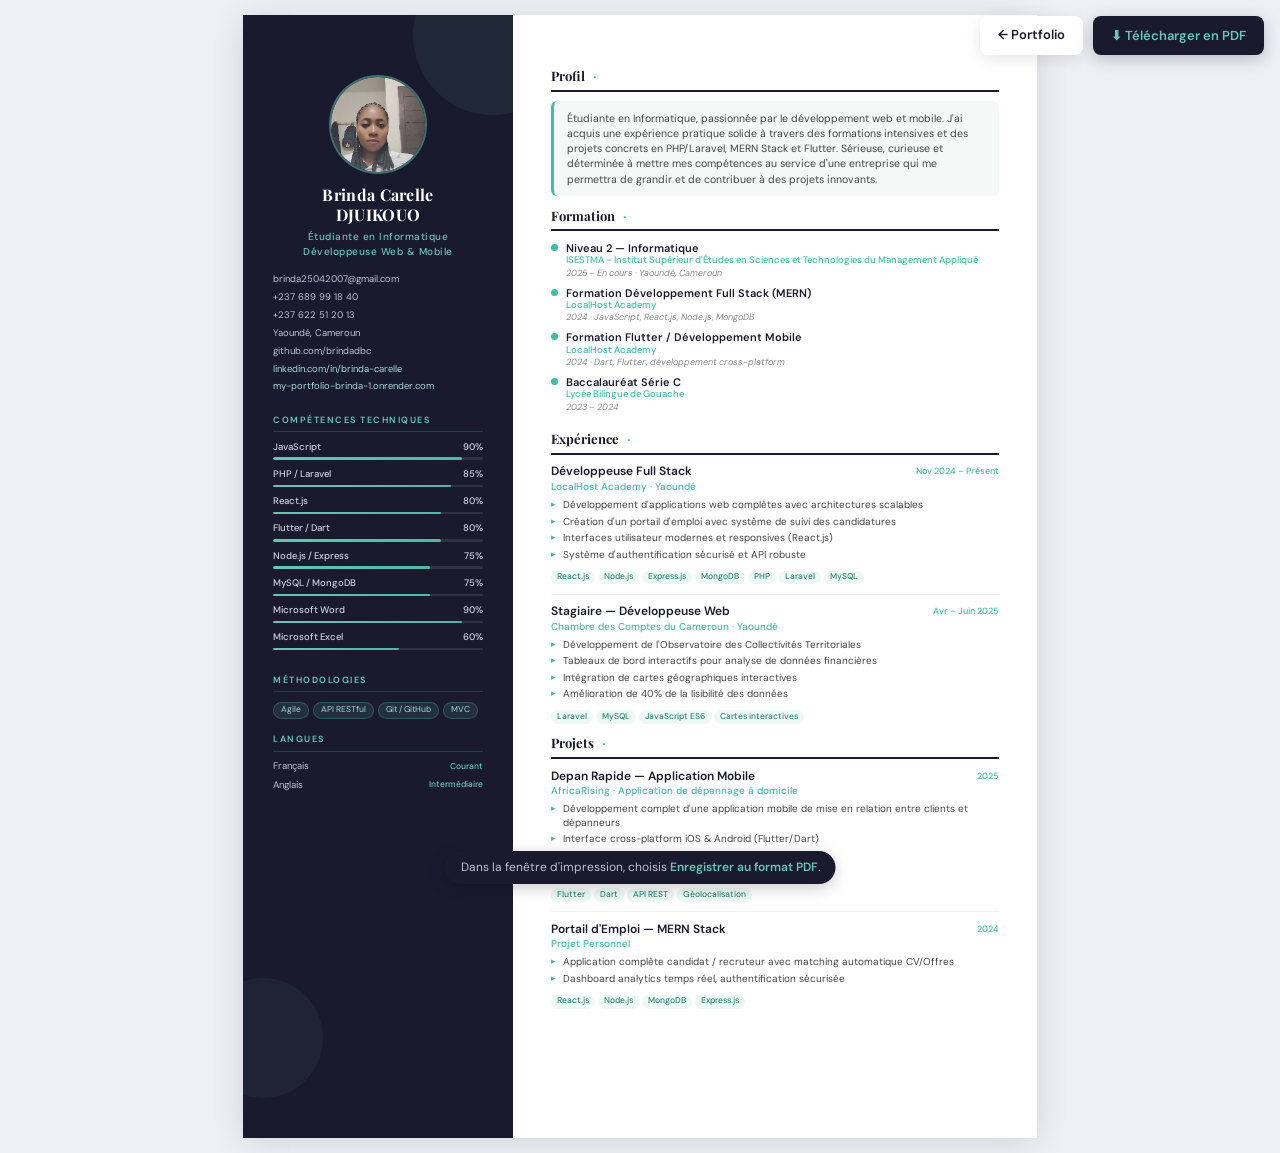
<file: cv.html>
<!DOCTYPE html>
<html lang="fr">
<head>
    <meta charset="UTF-8">
    <meta name="viewport" content="width=device-width, initial-scale=1.0">
    <title>CV - Brinda Carelle DJUIKOUO</title>
    <link href="https://fonts.googleapis.com/css2?family=Playfair+Display:wght@400;700&family=DM+Sans:wght@300;400;500;600&display=swap" rel="stylesheet">
    <style>
        * {
            margin: 0;
            padding: 0;
            box-sizing: border-box;
        }

        html, body {
            font-family: 'DM Sans', sans-serif;
            line-height: 1.25;
            color: #1a1a2e;
            background: #eef0f5;
        }

        /* ── BARRE D'ACTIONS (écran uniquement) ── */
        .cv-actions {
            position: fixed;
            top: 16px;
            right: 16px;
            display: flex;
            gap: 10px;
            z-index: 100;
        }

        .cv-btn {
            display: inline-flex;
            align-items: center;
            gap: 7px;
            padding: 11px 18px;
            border-radius: 8px;
            border: none;
            font-family: 'DM Sans', sans-serif;
            font-size: 13px;
            font-weight: 600;
            cursor: pointer;
            text-decoration: none;
            transition: transform .2s, box-shadow .2s;
        }

        .cv-btn-primary {
            background: #1a1a2e;
            color: #64c8b4;
            box-shadow: 0 4px 16px rgba(26,26,46,0.25);
        }

        .cv-btn-secondary {
            background: #ffffff;
            color: #1a1a2e;
            box-shadow: 0 4px 16px rgba(0,0,0,0.10);
        }

        .cv-btn:hover {
            transform: translateY(-2px);
            box-shadow: 0 8px 22px rgba(0,0,0,0.20);
        }

        .cv-hint {
            position: fixed;
            bottom: 16px;
            left: 50%;
            transform: translateX(-50%);
            background: #1a1a2e;
            color: #c0c0d0;
            font-size: 12px;
            padding: 9px 16px;
            border-radius: 20px;
            z-index: 100;
            box-shadow: 0 4px 16px rgba(0,0,0,0.2);
        }

        .cv-hint b { color: #64c8b4; font-weight: 600; }

        .cv-container {
            width: 210mm;
            height: 297mm;
            margin: 15px auto;
            background: white;
            box-shadow: 0 4px 30px rgba(0,0,0,0.12);
            display: flex;
            flex-direction: row;
            overflow: hidden;
        }

        /* ── SIDEBAR ── */
        .sidebar {
            width: 34%;
            background: #1a1a2e;
            color: #e8e8f0;
            padding: 16mm 8mm;
            display: flex;
            flex-direction: column;
            position: relative;
            overflow: hidden;
        }

        .sidebar::before {
            content: '';
            position: absolute;
            top: -60px;
            right: -60px;
            width: 160px;
            height: 160px;
            border-radius: 50%;
            background: rgba(100, 200, 180, 0.08);
        }

        .sidebar::after {
            content: '';
            position: absolute;
            bottom: 40px;
            left: -40px;
            width: 120px;
            height: 120px;
            border-radius: 50%;
            background: rgba(100, 200, 180, 0.05);
        }

        .profile-img {
            width: 26mm;
            height: 26mm;
            border-radius: 50%;
            background: rgba(100, 200, 180, 0.15);
            margin: 0 auto 3mm;
            display: flex;
            align-items: center;
            justify-content: center;
            font-size: 28px;
            font-weight: 700;
            border: 2px solid rgba(100, 200, 180, 0.4);
            color: #64c8b4;
            font-family: 'Playfair Display', serif;
            flex-shrink: 0;
        }

        .name {
            text-align: center;
            margin-bottom: 1mm;
            position: relative;
            z-index: 1;
        }

        .name h1 {
            font-family: 'Playfair Display', serif;
            font-size: 16px;
            font-weight: 700;
            color: #ffffff;
            line-height: 1.25;
            letter-spacing: 0.3px;
        }

        .title {
            font-size: 10px;
            color: #64c8b4;
            text-align: center;
            margin-bottom: 4mm;
            font-weight: 500;
            letter-spacing: 0.5px;
            line-height: 1.5;
            position: relative;
            z-index: 1;
        }

        .contact-info {
            margin-bottom: 4mm;
            position: relative;
            z-index: 1;
        }

        .contact-item {
            display: flex;
            align-items: flex-start;
            margin-bottom: 1.6mm;
            font-size: 9.5px;
            color: #c0c0d0;
        }

        .contact-item span {
            flex: 1;
            word-break: break-all;
        }

        /* Sidebar sections */
        .s-section {
            margin-bottom: 4mm;
            position: relative;
            z-index: 1;
        }

        .s-title {
            font-size: 9px;
            font-weight: 600;
            letter-spacing: 1.5px;
            text-transform: uppercase;
            color: #64c8b4;
            margin-bottom: 2.5mm;
            padding-bottom: 1.5mm;
            border-bottom: 1px solid rgba(100,200,180,0.2);
        }

        .skill-item {
            margin-bottom: 2.4mm;
        }

        .skill-name {
            font-size: 9.5px;
            margin-bottom: 1mm;
            font-weight: 500;
            color: #d0d0e0;
            display: flex;
            justify-content: space-between;
        }

        .skill-bar {
            height: 2.5px;
            background: rgba(255,255,255,0.1);
            border-radius: 2px;
            overflow: hidden;
        }

        .skill-progress {
            height: 100%;
            background: linear-gradient(90deg, #64c8b4, #4eb8a0);
            border-radius: 2px;
        }

        .tag-list {
            display: flex;
            flex-wrap: wrap;
            gap: 4px;
        }

        .tag {
            background: rgba(100,200,180,0.12);
            border: 1px solid rgba(100,200,180,0.25);
            color: #a0d8cf;
            font-size: 8.5px;
            padding: 2px 7px;
            border-radius: 10px;
        }

        .lang-item {
            display: flex;
            justify-content: space-between;
            align-items: center;
            margin-bottom: 1.8mm;
            font-size: 9.5px;
            color: #c0c0d0;
        }

        .lang-level {
            font-size: 8.5px;
            color: #64c8b4;
            font-weight: 500;
        }

        /* ── MAIN CONTENT ── */
        .main-content {
            width: 66%;
            padding: 14mm 10mm;
            display: flex;
            flex-direction: column;
        }

        .m-section {
            margin-bottom: 3mm;
        }

        .m-title {
            font-family: 'Playfair Display', serif;
            font-size: 13px;
            font-weight: 700;
            color: #1a1a2e;
            margin-bottom: 2.5mm;
            padding-bottom: 1.5mm;
            border-bottom: 2px solid #1a1a2e;
            display: flex;
            align-items: center;
            gap: 8px;
        }

        .m-title span.accent {
            color: #3dbfa5;
        }

        /* Profil */
        .profile-summary {
            font-size: 10.5px;
            line-height: 1.45;
            color: #444;
            background: #f4f8f7;
            padding: 2.5mm 3.5mm;
            border-radius: 6px;
            border-left: 3px solid #3dbfa5;
        }

        /* Expérience / Projets */
        .exp-item {
            margin-bottom: 2.5mm;
            padding-bottom: 2.5mm;
            border-bottom: 1px solid #eef0f5;
        }

        .exp-item:last-child {
            border-bottom: none;
            margin-bottom: 0;
            padding-bottom: 0;
        }

        .exp-header {
            display: flex;
            justify-content: space-between;
            align-items: flex-start;
            margin-bottom: 1px;
            gap: 8px;
        }

        .exp-title {
            font-size: 12px;
            font-weight: 600;
            color: #1a1a2e;
            line-height: 1.3;
        }

        .exp-date {
            font-size: 9px;
            color: #3dbfa5;
            font-weight: 500;
            white-space: nowrap;
            padding-top: 2px;
        }

        .exp-company {
            font-size: 10px;
            color: #3dbfa5;
            font-weight: 500;
            margin-bottom: 1.2mm;
        }

        .exp-desc ul {
            list-style: none;
            padding: 0;
        }

        .exp-desc li {
            margin-bottom: 0.8mm;
            padding-left: 12px;
            position: relative;
            font-size: 10px;
            color: #444;
            line-height: 1.35;
        }

        .exp-desc li::before {
            content: "▸";
            color: #3dbfa5;
            position: absolute;
            left: 0;
            font-size: 9px;
        }

        .tech-tag {
            display: inline-flex;
            flex-wrap: wrap;
            gap: 3px;
            margin-top: 1.5mm;
        }

        .tech-tag span {
            background: #eef8f5;
            color: #2a8a74;
            font-size: 8.5px;
            padding: 1.5px 6px;
            border-radius: 8px;
            font-weight: 500;
        }

        /* Formation */
        .edu-item {
            margin-bottom: 1.8mm;
            display: flex;
            gap: 8px;
            align-items: flex-start;
        }

        .edu-dot {
            width: 7px;
            height: 7px;
            border-radius: 50%;
            background: #3dbfa5;
            margin-top: 3px;
            flex-shrink: 0;
        }

        .edu-degree {
            font-size: 11px;
            font-weight: 600;
            color: #1a1a2e;
            line-height: 1.3;
        }

        .edu-school {
            font-size: 9.5px;
            color: #3dbfa5;
            font-weight: 500;
            margin-bottom: 0.5px;
        }

        .edu-year {
            font-size: 9px;
            color: #888;
            font-style: italic;
        }

        /* Petits écrans : le CV reste lisible */
        @media screen and (max-width: 820px) {
            .cv-container {
                transform: scale(0.78);
                transform-origin: top center;
                margin-bottom: -70mm;
            }
            .cv-actions { top: 10px; right: 10px; }
            .cv-btn { padding: 9px 14px; font-size: 12px; }
        }

        /* Print */
        @media print {
            html, body { background: white; }
            .cv-actions, .cv-hint { display: none !important; }
            .cv-container {
                box-shadow: none;
                margin: 0;
                width: 210mm;
                height: 297mm;
                transform: none;
            }
            @page {
                size: A4;
                margin: 0;
            }
        }
    </style>
</head>
<body>

<!-- ──────── ACTIONS ──────── -->
<div class="cv-actions">
    <a href="index.html" class="cv-btn cv-btn-secondary">← Portfolio</a>
    <button class="cv-btn cv-btn-primary" onclick="window.print()">⬇ Télécharger en PDF</button>
</div>

<div class="cv-hint">Dans la fenêtre d'impression, choisis <b>Enregistrer au format PDF</b>.</div>

<div class="cv-container">

    <!-- ──────── SIDEBAR ──────── -->
    <div class="sidebar">
        <div class="profile-img" style="padding:0; overflow:hidden;">
            <img src="img.jpg" alt="Brinda Carelle" style="width:100%; height:100%; object-fit:cover; border-radius:50%;">
        </div>

        <div class="name">
            <h1>Brinda Carelle<br>DJUIKOUO</h1>
        </div>

        <div class="title">
            Étudiante en Informatique<br>
            Développeuse Web & Mobile
        </div>

        <div class="contact-info">
            <div class="contact-item"><span>brinda25042007@gmail.com</span></div>
            <div class="contact-item"><span>+237 689 99 18 40</span></div>
            <div class="contact-item"><span>+237 622 51 20 13</span></div>
            <div class="contact-item"><span>Yaoundé, Cameroun</span></div>
            <div class="contact-item"><span>github.com/brindadbc</span></div>
            <div class="contact-item"><span><a href="https://www.linkedin.com/in/brinda-carelle-djuikouo-858b60353" target="_blank" style="color:#a0d8cf;text-decoration:none;">linkedin.com/in/brinda-carelle</a></span></div>
            <div class="contact-item"><span><a href="https://my-portfolio-brinda-1.onrender.com" target="_blank" style="color:#a0d8cf;text-decoration:none;">my-portfolio-brinda-1.onrender.com</a></span></div>
        </div>

        <div class="s-section">
            <div class="s-title">Compétences Techniques</div>

            <div class="skill-item">
                <div class="skill-name">JavaScript <span>90%</span></div>
                <div class="skill-bar"><div class="skill-progress" style="width:90%"></div></div>
            </div>
            <div class="skill-item">
                <div class="skill-name">PHP / Laravel <span>85%</span></div>
                <div class="skill-bar"><div class="skill-progress" style="width:85%"></div></div>
            </div>
            <div class="skill-item">
                <div class="skill-name">React.js <span>80%</span></div>
                <div class="skill-bar"><div class="skill-progress" style="width:80%"></div></div>
            </div>
            <div class="skill-item">
                <div class="skill-name">Flutter / Dart <span>80%</span></div>
                <div class="skill-bar"><div class="skill-progress" style="width:80%"></div></div>
            </div>
            <div class="skill-item">
                <div class="skill-name">Node.js / Express <span>75%</span></div>
                <div class="skill-bar"><div class="skill-progress" style="width:75%"></div></div>
            </div>
            <div class="skill-item">
                <div class="skill-name">MySQL / MongoDB <span>75%</span></div>
                <div class="skill-bar"><div class="skill-progress" style="width:75%"></div></div>
            </div>
            <div class="skill-item">
                <div class="skill-name">Microsoft Word <span>90%</span></div>
                <div class="skill-bar"><div class="skill-progress" style="width:90%"></div></div>
            </div>
            <div class="skill-item">
                <div class="skill-name">Microsoft Excel <span>60%</span></div>
                <div class="skill-bar"><div class="skill-progress" style="width:60%"></div></div>
            </div>
        </div>

        <div class="s-section">
            <div class="s-title">Méthodologies</div>
            <div class="tag-list">
                <span class="tag">Agile</span>
                <span class="tag">API RESTful</span>
                <span class="tag">Git / GitHub</span>
                <span class="tag">MVC</span>
            </div>
        </div>

        <div class="s-section">
            <div class="s-title">Langues</div>
            <div class="lang-item">
                <span>Français</span>
                <span class="lang-level">Courant</span>
            </div>
            <div class="lang-item">
                <span>Anglais</span>
                <span class="lang-level">Intermédiaire</span>
            </div>
        </div>
    </div>

    <!-- ──────── MAIN CONTENT ──────── -->
    <div class="main-content">

        <!-- Profil -->
        <div class="m-section">
            <div class="m-title">Profil <span class="accent">·</span></div>
            <div class="profile-summary">
                Étudiante en Informatique, passionnée par le développement web et mobile. J'ai acquis une expérience pratique solide à travers des formations intensives et des projets concrets en PHP/Laravel, MERN Stack et Flutter. Sérieuse, curieuse et déterminée à mettre mes compétences au service d'une entreprise qui me permettra de grandir et de contribuer à des projets innovants.
            </div>
        </div>

        <!-- Formation -->
        <div class="m-section">
            <div class="m-title">Formation <span class="accent">·</span></div>

            <div class="edu-item">
                <div class="edu-dot"></div>
                <div>
                    <div class="edu-degree">Niveau 2 — Informatique</div>
                    <div class="edu-school">ISESTMA – Institut Supérieur d'Études en Sciences et Technologies du Management Appliqué</div>
                    <div class="edu-year">2025 – En cours · Yaoundé, Cameroun</div>
                </div>
            </div>

            <div class="edu-item">
                <div class="edu-dot"></div>
                <div>
                    <div class="edu-degree">Formation Développement Full Stack (MERN)</div>
                    <div class="edu-school">LocalHost Academy</div>
                    <div class="edu-year">2024 · JavaScript, React.js, Node.js, MongoDB</div>
                </div>
            </div>

            <div class="edu-item">
                <div class="edu-dot"></div>
                <div>
                    <div class="edu-degree">Formation Flutter / Développement Mobile</div>
                    <div class="edu-school">LocalHost Academy</div>
                    <div class="edu-year">2024 · Dart, Flutter, développement cross-platform</div>
                </div>
            </div>

            <div class="edu-item">
                <div class="edu-dot"></div>
                <div>
                    <div class="edu-degree">Baccalauréat Série C</div>
                    <div class="edu-school">Lycée Bilingue de Gouache</div>
                    <div class="edu-year">2023 – 2024</div>
                </div>
            </div>
        </div>

        <!-- Expérience -->
        <div class="m-section">
            <div class="m-title">Expérience <span class="accent">·</span></div>

            <div class="exp-item">
                <div class="exp-header">
                    <div class="exp-title">Développeuse Full Stack</div>
                    <div class="exp-date">Nov 2024 – Présent</div>
                </div>
                <div class="exp-company">LocalHost Academy · Yaoundé</div>
                <div class="exp-desc">
                    <ul>
                        <li>Développement d'applications web complètes avec architectures scalables</li>
                        <li>Création d'un portail d'emploi avec système de suivi des candidatures</li>
                        <li>Interfaces utilisateur modernes et responsives (React.js)</li>
                        <li>Système d'authentification sécurisé et API robuste</li>
                    </ul>
                </div>
                <div class="tech-tag">
                    <span>React.js</span><span>Node.js</span><span>Express.js</span><span>MongoDB</span><span>PHP</span><span>Laravel</span><span>MySQL</span>
                </div>
            </div>

            <div class="exp-item">
                <div class="exp-header">
                    <div class="exp-title">Stagiaire — Développeuse Web</div>
                    <div class="exp-date">Avr – Juin 2025</div>
                </div>
                <div class="exp-company">Chambre des Comptes du Cameroun · Yaoundé</div>
                <div class="exp-desc">
                    <ul>
                        <li>Développement de l'Observatoire des Collectivités Territoriales</li>
                        <li>Tableaux de bord interactifs pour analyse de données financières</li>
                        <li>Intégration de cartes géographiques interactives</li>
                        <li>Amélioration de 40% de la lisibilité des données</li>
                    </ul>
                </div>
                <div class="tech-tag">
                    <span>Laravel</span><span>MySQL</span><span>JavaScript ES6</span><span>Cartes interactives</span>
                </div>
            </div>
        </div>

        <!-- Projets -->
        <div class="m-section">
            <div class="m-title">Projets <span class="accent">·</span></div>

            <div class="exp-item">
                <div class="exp-header">
                    <div class="exp-title">Depan Rapide — Application Mobile</div>
                    <div class="exp-date">2025</div>
                </div>
                <div class="exp-company">AfricaRising · Application de dépannage à domicile</div>
                <div class="exp-desc">
                    <ul>
                        <li>Développement complet d'une application mobile de mise en relation entre clients et dépanneurs</li>
                        <li>Interface cross-platform iOS & Android (Flutter/Dart)</li>
                        <li>Géolocalisation et suivi en temps réel des interventions</li>
                        <li>Système de réservation, notation et paiement intégré</li>
                    </ul>
                </div>
                <div class="tech-tag">
                    <span>Flutter</span><span>Dart</span><span>API REST</span><span>Géolocalisation</span>
                </div>
            </div>

            <div class="exp-item">
                <div class="exp-header">
                    <div class="exp-title">Portail d'Emploi — MERN Stack</div>
                    <div class="exp-date">2024</div>
                </div>
                <div class="exp-company">Projet Personnel</div>
                <div class="exp-desc">
                    <ul>
                        <li>Application complète candidat / recruteur avec matching automatique CV/Offres</li>
                        <li>Dashboard analytics temps réel, authentification sécurisée</li>
                    </ul>
                </div>
                <div class="tech-tag">
                    <span>React.js</span><span>Node.js</span><span>MongoDB</span><span>Express.js</span>
                </div>
            </div>
        </div>

    </div>
</div>
</body>
</html>
</file>
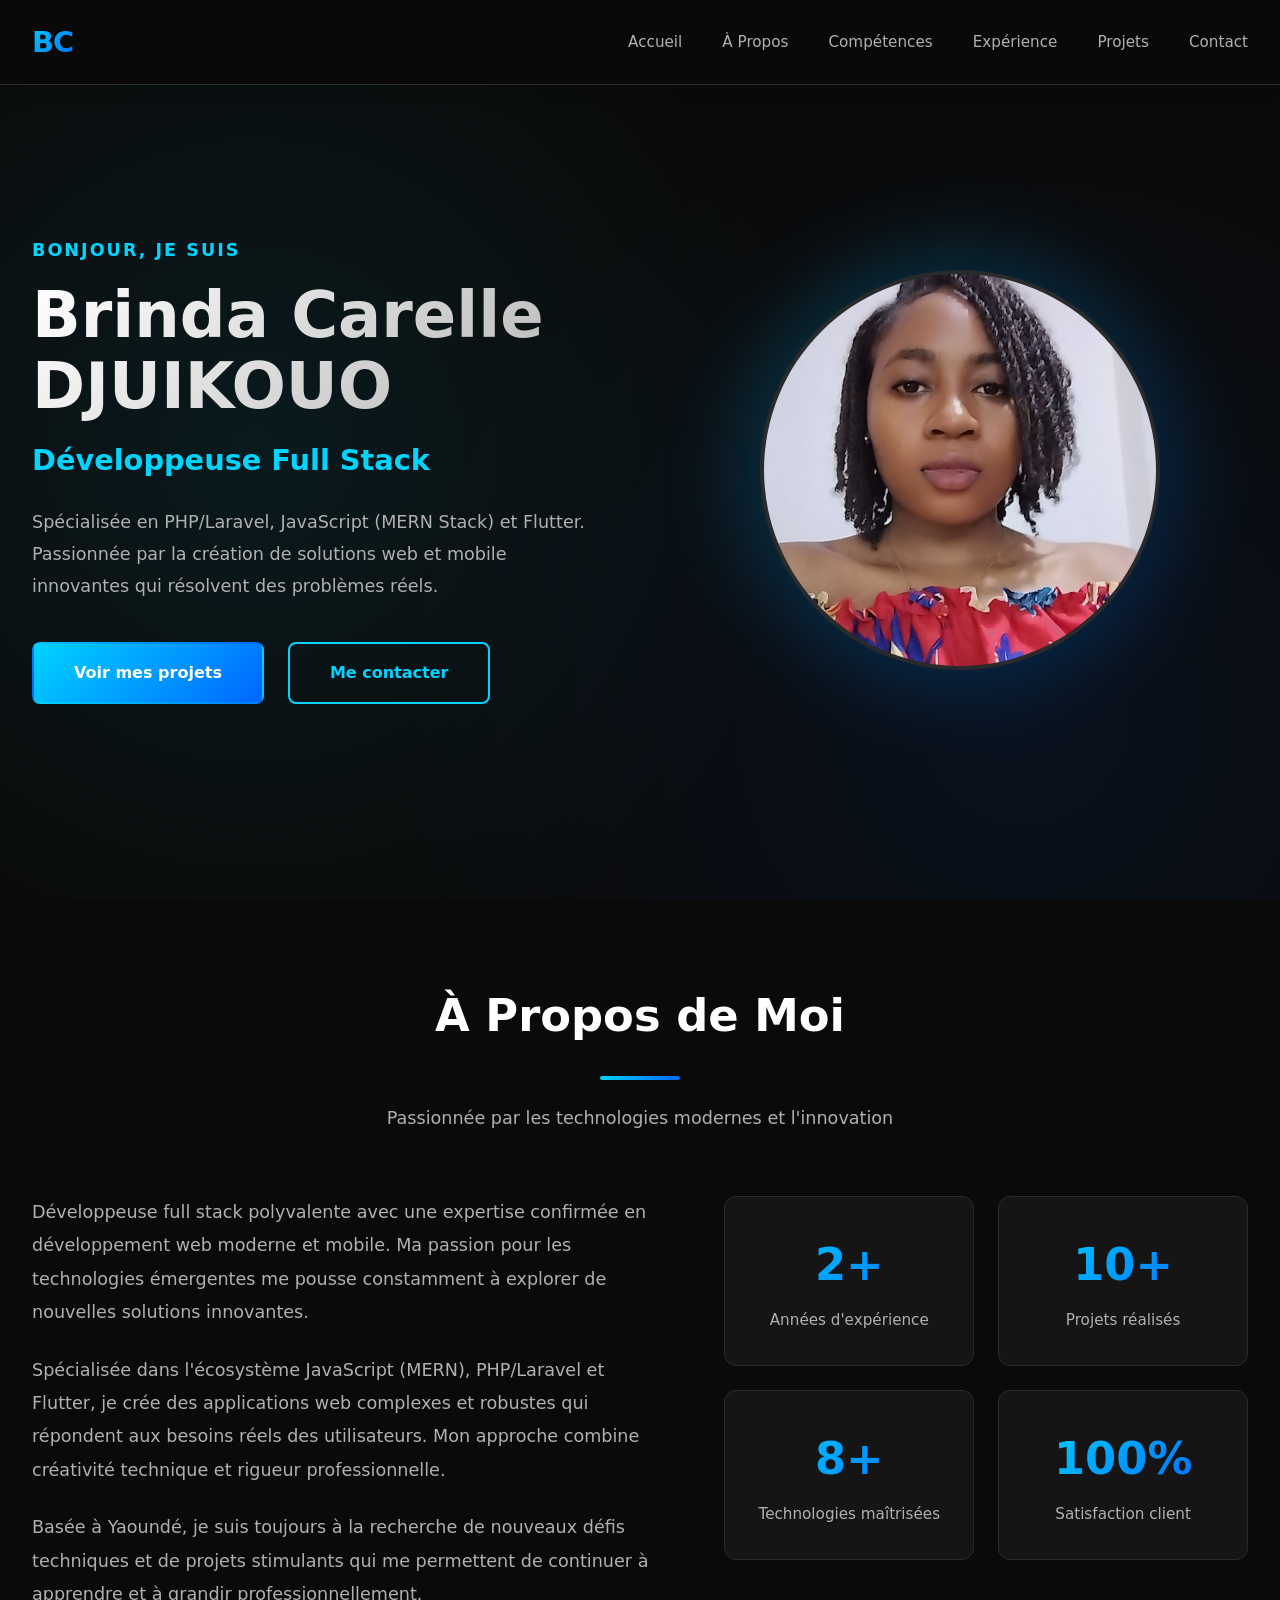
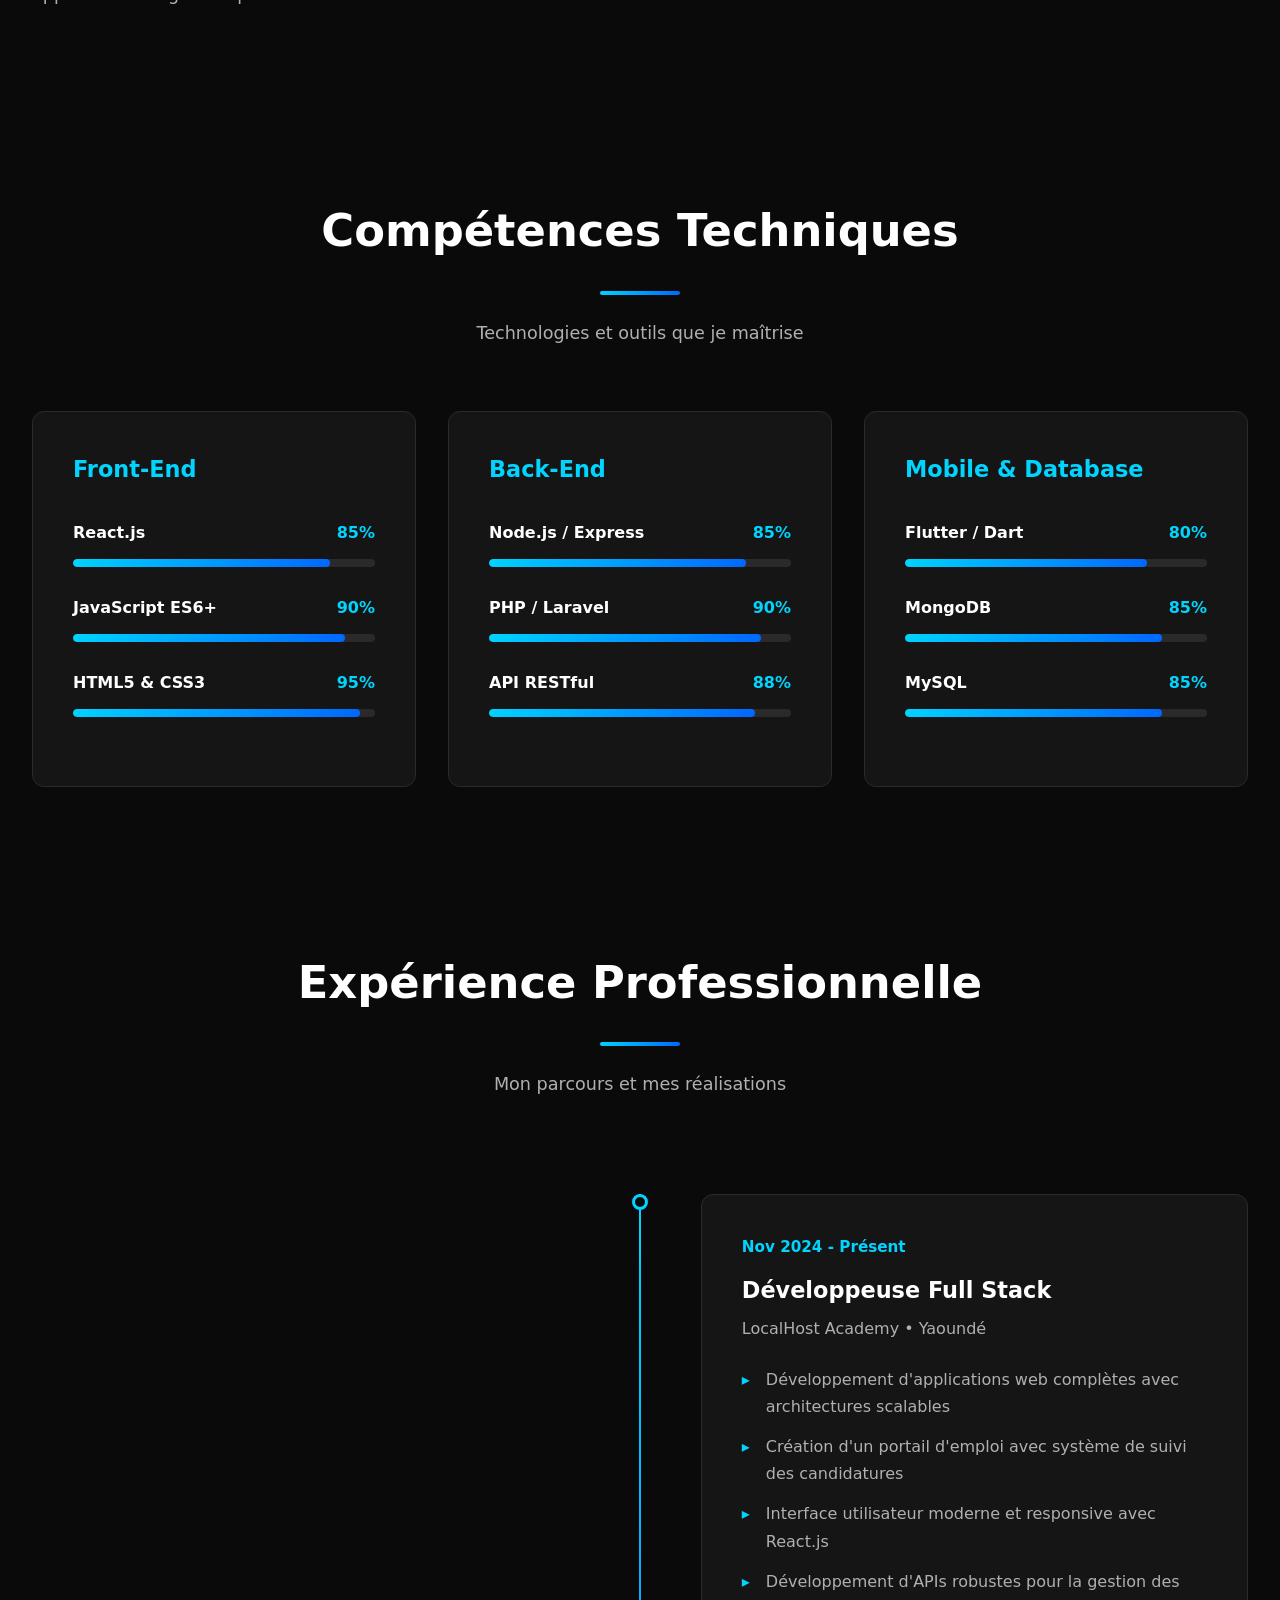
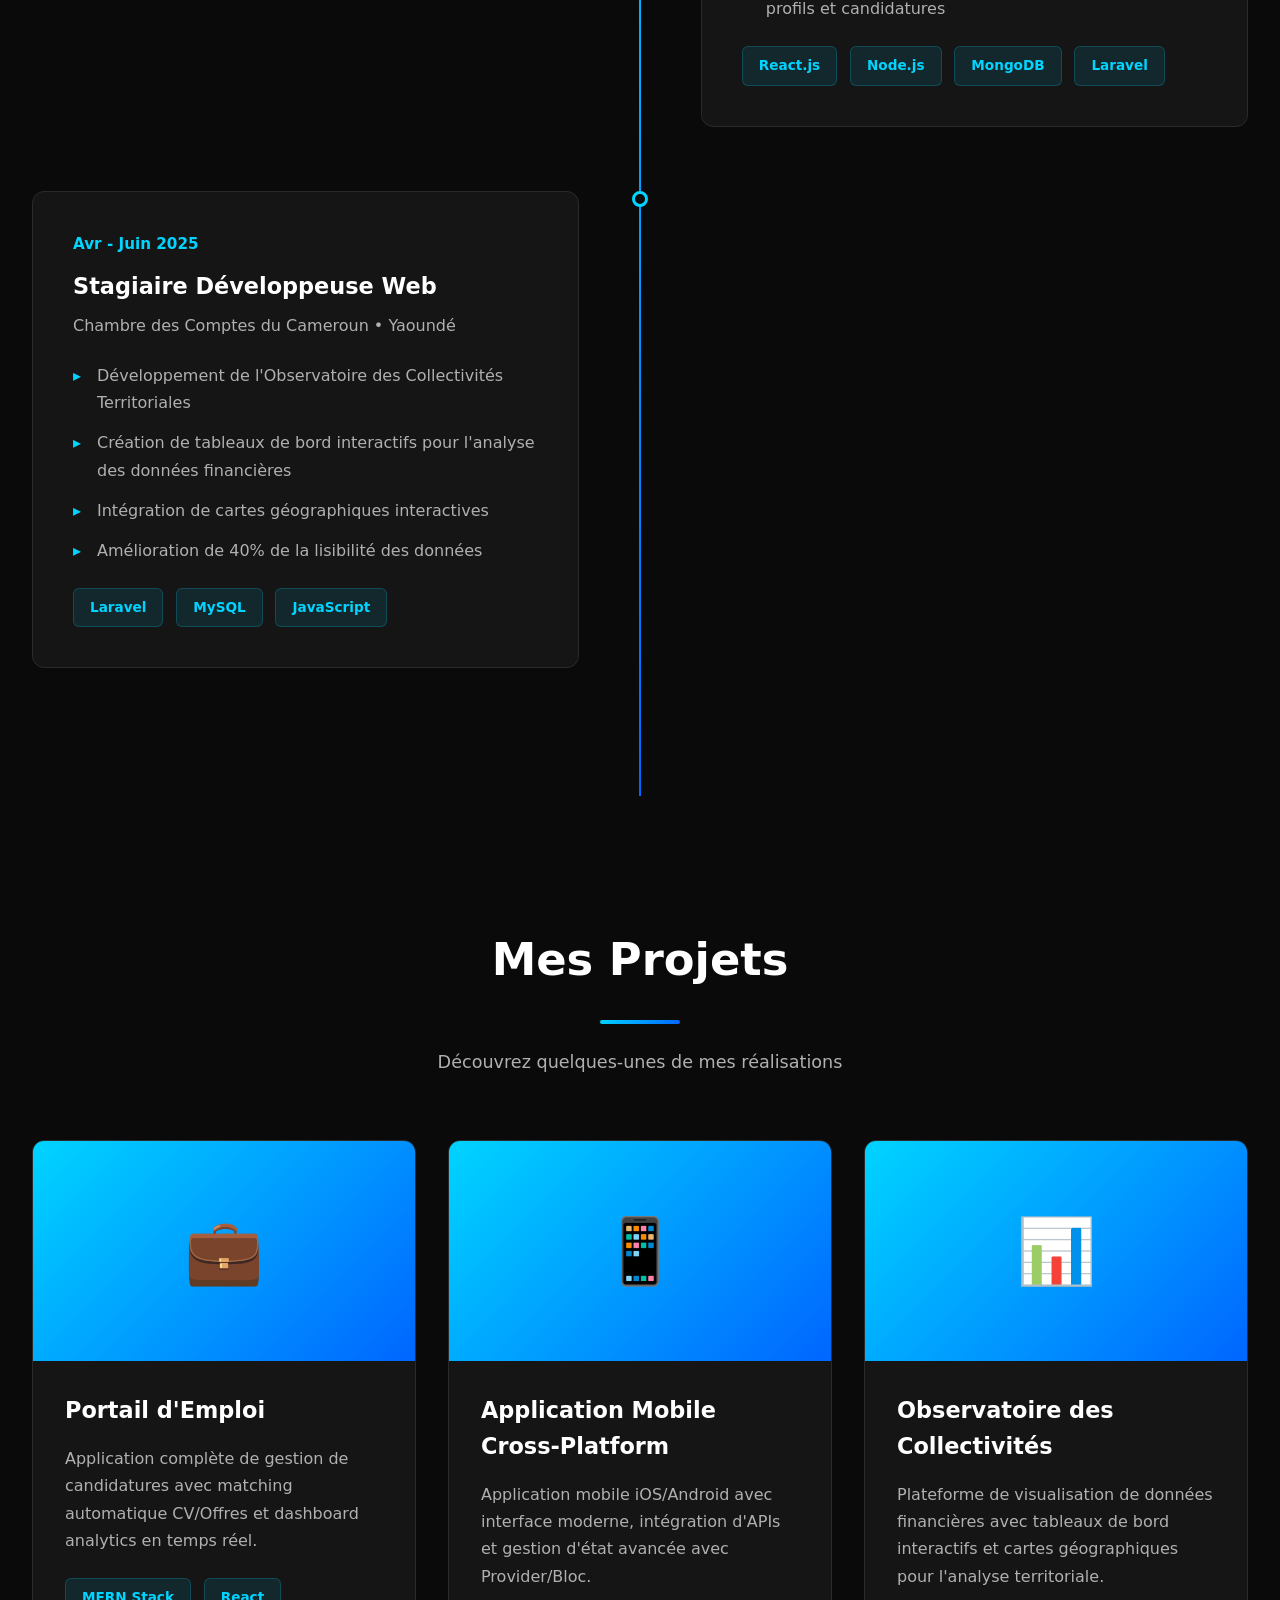
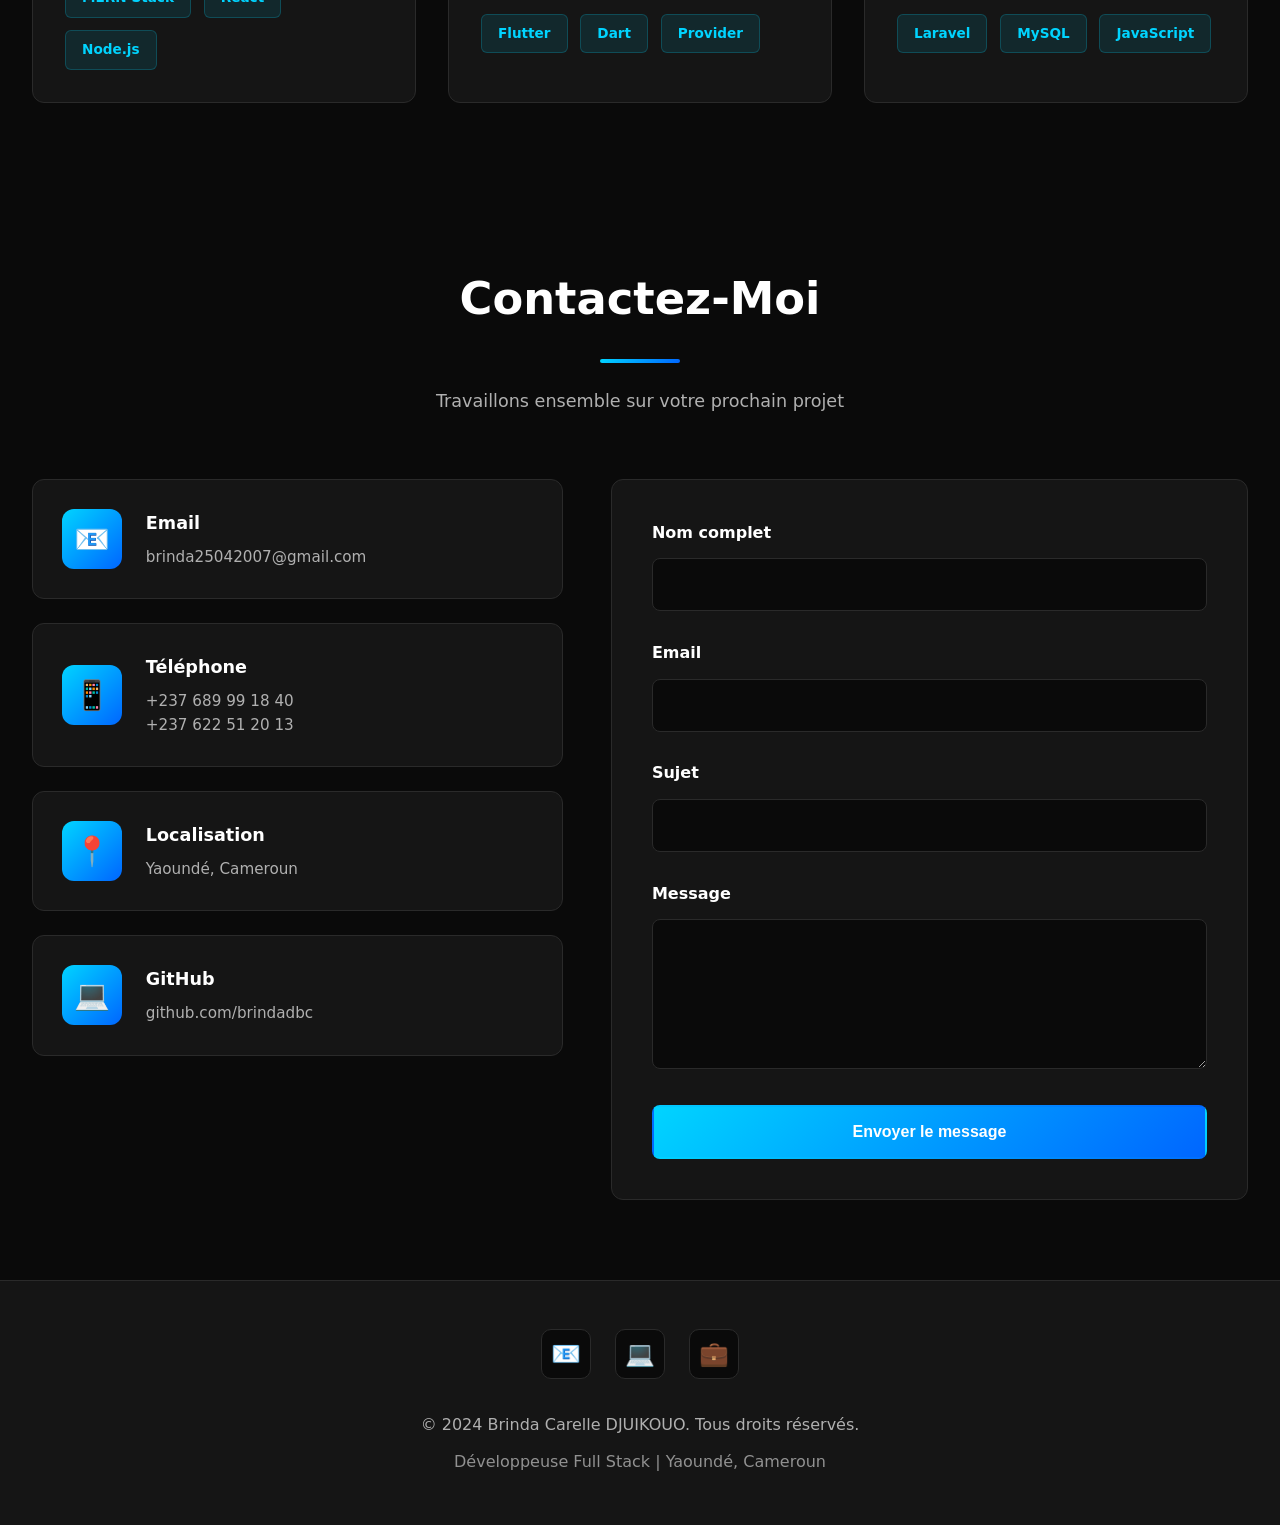
<file: index1.html>
<!DOCTYPE html>
<html lang="fr">
<head>
    <meta charset="UTF-8">
    <meta name="viewport" content="width=device-width, initial-scale=1.0">
    <title>Brinda Carelle DJUIKOUO - Portfolio</title>
      <style>
        * {
            margin: 0;
            padding: 0;
            box-sizing: border-box;
        }

        :root {
            --primary: #00d4ff;
            --secondary: #0066ff;
            --accent: #ff3366;
            --dark-bg: #0a0a0a;
            --card-bg: #151515;
            --border-color: #2a2a2a;
            --text-primary: #ffffff;
            --text-secondary: #b0b0b0;
            --gradient: linear-gradient(135deg, #00d4ff, #0066ff);
        }

        body {
            font-family: 'Segoe UI', system-ui, -apple-system, sans-serif;
            line-height: 1.6;
            color: var(--text-primary);
            background: var(--dark-bg);
            overflow-x: hidden;
        }

        /* Navigation */
        nav {
            position: fixed;
            width: 100%;
            top: 0;
            z-index: 1000;
            background: rgba(10, 10, 10, 0.95);
            backdrop-filter: blur(20px);
            border-bottom: 1px solid var(--border-color);
            transition: all 0.3s ease;
        }

        .nav-content {
            max-width: 1400px;
            margin: 0 auto;
            display: flex;
            justify-content: space-between;
            align-items: center;
            padding: 1.2rem 2rem;
        }

        .logo {
            font-size: 1.8rem;
            font-weight: 700;
            background: var(--gradient);
            -webkit-background-clip: text;
            -webkit-text-fill-color: transparent;
            background-clip: text;
            letter-spacing: -1px;
        }

        .nav-links {
            display: flex;
            gap: 2.5rem;
            list-style: none;
        }

        .nav-links a {
            text-decoration: none;
            color: var(--text-secondary);
            font-weight: 500;
            font-size: 0.95rem;
            transition: color 0.3s;
            position: relative;
        }

        .nav-links a:hover {
            color: var(--primary);
        }

        .nav-links a::after {
            content: '';
            position: absolute;
            bottom: -5px;
            left: 0;
            width: 0;
            height: 2px;
            background: var(--gradient);
            transition: width 0.3s;
        }

        .nav-links a:hover::after {
            width: 100%;
        }

        .menu-toggle {
            display: none;
            flex-direction: column;
            cursor: pointer;
            gap: 4px;
        }

        .menu-toggle span {
            width: 28px;
            height: 2px;
            background: var(--primary);
            transition: 0.3s;
            border-radius: 2px;
        }

        /* Hero Section */
        .hero {
            min-height: 100vh;
            display: flex;
            align-items: center;
            justify-content: center;
            position: relative;
            overflow: hidden;
            padding: 120px 2rem 80px;
        }

        .hero-bg {
            position: absolute;
            inset: 0;
            background: 
                radial-gradient(circle at 20% 50%, rgba(0, 212, 255, 0.08) 0%, transparent 50%),
                radial-gradient(circle at 80% 80%, rgba(0, 102, 255, 0.08) 0%, transparent 50%);
        }

        .hero-content {
            max-width: 1400px;
            width: 100%;
            display: grid;
            grid-template-columns: 1fr 1fr;
            gap: 4rem;
            align-items: center;
            position: relative;
            z-index: 1;
        }

        .hero-text {
            animation: fadeInLeft 0.8s ease-out;
        }

        .hero-greeting {
            color: var(--primary);
            font-size: 1.1rem;
            font-weight: 600;
            margin-bottom: 1rem;
            letter-spacing: 2px;
            text-transform: uppercase;
        }

        .hero h1 {
            font-size: 4rem;
            margin-bottom: 1rem;
            line-height: 1.1;
            font-weight: 700;
            background: linear-gradient(135deg, var(--text-primary), var(--text-secondary));
            -webkit-background-clip: text;
            -webkit-text-fill-color: transparent;
            background-clip: text;
        }

        .hero .subtitle {
            font-size: 1.8rem;
            color: var(--primary);
            margin-bottom: 1.5rem;
            font-weight: 600;
        }

        .hero .tagline {
            font-size: 1.1rem;
            color: var(--text-secondary);
            margin-bottom: 2.5rem;
            line-height: 1.8;
        }

        .hero-image-container {
            display: flex;
            justify-content: center;
            animation: fadeInRight 0.8s ease-out;
        }

        .hero-image-wrapper {
            position: relative;
            width: 400px;
            height: 400px;
        }

        .hero-image-wrapper::before {
            content: '';
            position: absolute;
            inset: -20px;
            background: var(--gradient);
            border-radius: 50%;
            opacity: 0.2;
            filter: blur(40px);
            animation: pulse 3s ease-in-out infinite;
        }

        .hero-image {
            width: 100%;
            height: 100%;
            border-radius: 50%;
            object-fit: cover;
            border: 4px solid var(--border-color);
            background: var(--card-bg);
            position: relative;
            z-index: 1;
        }

        @keyframes pulse {
            0%, 100% { transform: scale(1); opacity: 0.2; }
            50% { transform: scale(1.05); opacity: 0.3; }
        }

        @keyframes fadeInLeft {
            from { opacity: 0; transform: translateX(-50px); }
            to { opacity: 1; transform: translateX(0); }
        }

        @keyframes fadeInRight {
            from { opacity: 0; transform: translateX(50px); }
            to { opacity: 1; transform: translateX(0); }
        }

        .cta-buttons {
            display: flex;
            gap: 1.5rem;
        }

        .btn {
            padding: 1rem 2.5rem;
            border-radius: 8px;
            text-decoration: none;
            font-weight: 600;
            transition: all 0.3s;
            border: 2px solid transparent;
            cursor: pointer;
            font-size: 1rem;
        }

        .btn-primary {
            background: var(--gradient);
            color: white;
        }

        .btn-primary:hover {
            transform: translateY(-3px);
            box-shadow: 0 10px 30px rgba(0, 212, 255, 0.3);
        }

        .btn-secondary {
            border: 2px solid var(--primary);
            color: var(--primary);
        }

        .btn-secondary:hover {
            background: var(--primary);
            color: var(--dark-bg);
        }

        /* Sections */
        section {
            padding: 5rem 2rem;
            max-width: 1400px;
            margin: 0 auto;
        }

        .section-title {
            text-align: center;
            font-size: 2.8rem;
            margin-bottom: 1rem;
            font-weight: 700;
        }

        .section-title::after {
            content: '';
            display: block;
            width: 80px;
            height: 4px;
            background: var(--gradient);
            margin: 1.5rem auto;
            border-radius: 2px;
        }

        .section-subtitle {
            text-align: center;
            color: var(--text-secondary);
            margin-bottom: 4rem;
            font-size: 1.1rem;
        }

        /* About Section */
        .about-content {
            display: grid;
            grid-template-columns: 1.2fr 1fr;
            gap: 4rem;
            align-items: start;
        }

        .about-text {
            font-size: 1.1rem;
            line-height: 1.9;
            color: var(--text-secondary);
        }

        .about-text p {
            margin-bottom: 1.5rem;
        }

        .about-stats {
            display: grid;
            grid-template-columns: repeat(2, 1fr);
            gap: 1.5rem;
        }

        .stat-card {
            background: var(--card-bg);
            padding: 2rem;
            border-radius: 12px;
            text-align: center;
            border: 1px solid var(--border-color);
            transition: all 0.3s;
        }

        .stat-card:hover {
            transform: translateY(-8px);
            border-color: var(--primary);
            box-shadow: 0 10px 30px rgba(0, 212, 255, 0.1);
        }

        .stat-number {
            font-size: 2.8rem;
            font-weight: 700;
            background: var(--gradient);
            -webkit-background-clip: text;
            -webkit-text-fill-color: transparent;
            background-clip: text;
            margin-bottom: 0.5rem;
        }

        .stat-label {
            color: var(--text-secondary);
            font-size: 0.95rem;
        }

        /* Skills Section */
        .skills-grid {
            display: grid;
            grid-template-columns: repeat(auto-fit, minmax(320px, 1fr));
            gap: 2rem;
        }

        .skill-category {
            background: var(--card-bg);
            padding: 2.5rem;
            border-radius: 12px;
            border: 1px solid var(--border-color);
            transition: all 0.3s;
        }

        .skill-category:hover {
            border-color: var(--primary);
            transform: translateY(-5px);
        }

        .skill-category h3 {
            color: var(--primary);
            margin-bottom: 2rem;
            font-size: 1.4rem;
            font-weight: 600;
        }

        .skill-item {
            margin-bottom: 1.8rem;
        }

        .skill-header {
            display: flex;
            justify-content: space-between;
            margin-bottom: 0.8rem;
        }

        .skill-name {
            font-weight: 600;
            color: var(--text-primary);
        }

        .skill-level {
            color: var(--primary);
            font-weight: 600;
        }

        .skill-bar {
            height: 8px;
            background: var(--border-color);
            border-radius: 10px;
            overflow: hidden;
        }

        .skill-progress {
            height: 100%;
            background: var(--gradient);
            border-radius: 10px;
            transition: width 1.5s ease-out;
        }

        /* Experience Section */
        .timeline {
            position: relative;
            padding: 2rem 0;
        }

        .timeline::before {
            content: '';
            position: absolute;
            left: 50%;
            transform: translateX(-50%);
            width: 2px;
            height: 100%;
            background: var(--gradient);
        }

        .timeline-item {
            display: flex;
            margin-bottom: 4rem;
            position: relative;
        }

        .timeline-item:nth-child(odd) {
            flex-direction: row-reverse;
        }

        .timeline-content {
            width: 45%;
            background: var(--card-bg);
            padding: 2.5rem;
            border-radius: 12px;
            border: 1px solid var(--border-color);
            transition: all 0.3s;
        }

        .timeline-content:hover {
            transform: scale(1.02);
            border-color: var(--primary);
        }

        .timeline-dot {
            position: absolute;
            left: 50%;
            transform: translateX(-50%);
            width: 16px;
            height: 16px;
            background: var(--dark-bg);
            border: 3px solid var(--primary);
            border-radius: 50%;
            z-index: 1;
        }

        .timeline-date {
            color: var(--primary);
            font-weight: 600;
            margin-bottom: 0.8rem;
            font-size: 0.95rem;
        }

        .timeline-title {
            font-size: 1.4rem;
            font-weight: 700;
            margin-bottom: 0.5rem;
        }

        .timeline-company {
            color: var(--text-secondary);
            font-weight: 500;
            margin-bottom: 1.5rem;
        }

        .timeline-description ul {
            list-style: none;
            padding: 0;
        }

        .timeline-description li {
            padding-left: 1.5rem;
            position: relative;
            margin-bottom: 0.8rem;
            color: var(--text-secondary);
            line-height: 1.7;
        }

        .timeline-description li::before {
            content: '▸';
            position: absolute;
            left: 0;
            color: var(--primary);
        }

        .tech-tags {
            display: flex;
            flex-wrap: wrap;
            gap: 0.8rem;
            margin-top: 1.5rem;
        }

        .tech-tag {
            background: rgba(0, 212, 255, 0.1);
            color: var(--primary);
            padding: 0.5rem 1rem;
            border-radius: 6px;
            font-size: 0.85rem;
            font-weight: 600;
            border: 1px solid rgba(0, 212, 255, 0.2);
        }

        /* Projects Section */
        .projects-grid {
            display: grid;
            grid-template-columns: repeat(auto-fit, minmax(350px, 1fr));
            gap: 2rem;
        }

        .project-card {
            background: var(--card-bg);
            border-radius: 12px;
            overflow: hidden;
            border: 1px solid var(--border-color);
            transition: all 0.3s;
        }

        .project-card:hover {
            transform: translateY(-10px);
            border-color: var(--primary);
            box-shadow: 0 15px 40px rgba(0, 212, 255, 0.15);
        }

        .project-image {
            height: 220px;
            background: var(--gradient);
            display: flex;
            align-items: center;
            justify-content: center;
            font-size: 4rem;
        }

        .project-content {
            padding: 2rem;
        }

        .project-title {
            font-size: 1.4rem;
            font-weight: 700;
            margin-bottom: 1rem;
        }

        .project-description {
            color: var(--text-secondary);
            margin-bottom: 1.5rem;
            line-height: 1.7;
        }

        /* Contact Section */
        .contact-content {
            display: grid;
            grid-template-columns: 1fr 1.2fr;
            gap: 3rem;
            align-items: start;
        }

        .contact-info {
            display: flex;
            flex-direction: column;
            gap: 1.5rem;
        }

        .contact-item {
            display: flex;
            align-items: center;
            gap: 1.5rem;
            padding: 1.8rem;
            background: var(--card-bg);
            border-radius: 12px;
            border: 1px solid var(--border-color);
            transition: all 0.3s;
        }

        .contact-item:hover {
            transform: translateX(10px);
            border-color: var(--primary);
        }

        .contact-icon {
            width: 60px;
            height: 60px;
            background: var(--gradient);
            border-radius: 12px;
            display: flex;
            align-items: center;
            justify-content: center;
            font-size: 1.8rem;
            flex-shrink: 0;
        }

        .contact-details h3 {
            font-size: 1.1rem;
            margin-bottom: 0.5rem;
            font-weight: 600;
        }

        .contact-details p {
            color: var(--text-secondary);
            font-size: 0.95rem;
        }

        .contact-form {
            background: var(--card-bg);
            padding: 2.5rem;
            border-radius: 12px;
            border: 1px solid var(--border-color);
        }

        .form-group {
            margin-bottom: 1.8rem;
        }

        .form-group label {
            display: block;
            margin-bottom: 0.8rem;
            font-weight: 600;
            color: var(--text-primary);
        }

        .form-group input,
        .form-group textarea {
            width: 100%;
            padding: 1rem 1.2rem;
            border: 1px solid var(--border-color);
            border-radius: 8px;
            font-family: inherit;
            background: var(--dark-bg);
            color: var(--text-primary);
            font-size: 1rem;
            transition: all 0.3s;
        }

        .form-group input:focus,
        .form-group textarea:focus {
            outline: none;
            border-color: var(--primary);
            box-shadow: 0 0 0 3px rgba(0, 212, 255, 0.1);
        }

        .form-group textarea {
            resize: vertical;
            min-height: 150px;
        }

        /* Footer */
        footer {
            background: var(--card-bg);
            border-top: 1px solid var(--border-color);
            text-align: center;
            padding: 3rem 2rem;
        }

        .social-links {
            display: flex;
            justify-content: center;
            gap: 1.5rem;
            margin-bottom: 2rem;
        }

        .social-link {
            width: 50px;
            height: 50px;
            background: var(--dark-bg);
            border: 1px solid var(--border-color);
            border-radius: 10px;
            display: flex;
            align-items: center;
            justify-content: center;
            color: var(--text-primary);
            text-decoration: none;
            font-size: 1.5rem;
            transition: all 0.3s;
        }

        .social-link:hover {
            background: var(--gradient);
            border-color: transparent;
            transform: translateY(-5px);
        }

        footer p {
            color: var(--text-secondary);
            line-height: 1.8;
        }

        /* Responsive Design */
        @media (max-width: 1024px) {
            .hero-content {
                grid-template-columns: 1fr;
                text-align: center;
            }

            .hero-image-wrapper {
                width: 320px;
                height: 320px;
            }

            .hero h1 {
                font-size: 3rem;
            }

            .about-content,
            .contact-content {
                grid-template-columns: 1fr;
            }
        }

        @media (max-width: 768px) {
            .menu-toggle {
                display: flex;
            }

            .nav-links {
                position: absolute;
                top: 100%;
                left: 0;
                width: 100%;
                background: var(--card-bg);
                flex-direction: column;
                padding: 2rem;
                gap: 1.5rem;
                transform: translateY(-100%);
                opacity: 0;
                pointer-events: none;
                transition: all 0.3s;
                border-bottom: 1px solid var(--border-color);
            }

            .nav-links.active {
                transform: translateY(0);
                opacity: 1;
                pointer-events: all;
            }

            .hero {
                padding: 100px 1.5rem 60px;
            }

            .hero h1 {
                font-size: 2.5rem;
            }

            .hero .subtitle {
                font-size: 1.4rem;
            }

            .hero-image-wrapper {
                width: 280px;
                height: 280px;
            }

            .cta-buttons {
                flex-direction: column;
                width: 100%;
            }

            .btn {
                width: 100%;
                text-align: center;
            }

            section {
                padding: 3rem 1.5rem;
            }

            .section-title {
                font-size: 2rem;
            }

            .about-stats {
                grid-template-columns: 1fr;
            }

            .timeline::before {
                left: 20px;
            }

            .timeline-item {
                flex-direction: column !important;
                padding-left: 50px;
            }

            .timeline-content {
                width: 100%;
            }

            .timeline-dot {
                left: 20px;
            }

            .projects-grid,
            .skills-grid {
                grid-template-columns: 1fr;
            }
        }

        @media (max-width: 480px) {
            .nav-content {
                padding: 1rem 1.5rem;
            }

            .hero h1 {
                font-size: 2rem;
            }

            .hero .subtitle {
                font-size: 1.2rem;
            }

            .hero-image-wrapper {
                width: 240px;
                height: 240px;
            }

            .stat-number {
                font-size: 2.2rem;
            }
        }
    </style>
</head>
<body>
    <!-- Navigation -->
      <nav>
        <div class="nav-content">
            <div class="logo">BC</div>
            <div class="menu-toggle" onclick="toggleMenu()">
                <span></span>
                <span></span>
                <span></span>
            </div>
            <ul class="nav-links" id="navLinks">
                <li><a href="#accueil">Accueil</a></li>
                <li><a href="#apropos">À Propos</a></li>
                <li><a href="#competences">Compétences</a></li>
                <li><a href="#experience">Expérience</a></li>
                <li><a href="#projets">Projets</a></li>
                <li><a href="#contact">Contact</a></li>
            </ul>
        </div>
    </nav>

    <section id="accueil" class="hero">
        <div class="hero-bg"></div>
        <div class="hero-content">
            <div class="hero-text">
                <div class="hero-greeting">Bonjour, je suis</div>
                <h1>Brinda Carelle<br>DJUIKOUO</h1>
                <p class="subtitle">Développeuse Full Stack</p>
                <p class="tagline">Spécialisée en PHP/Laravel, JavaScript (MERN Stack) et Flutter. Passionnée par la création de solutions web et mobile innovantes qui résolvent des problèmes réels.</p>
                <div class="cta-buttons">
                    <a href="#projets" class="btn btn-primary">Voir mes projets</a>
                    <a href="#contact" class="btn btn-secondary">Me contacter</a>
                </div>
            </div>
            <div class="hero-image-container">
                <div class="hero-image-wrapper">
                    <img src="brin.jpg" alt="Brinda Carelle DJUIKOUO" class="hero-image">
                </div>
            </div>
        </div>
    </section>

    <!-- About Section -->
    <section id="apropos">
        <h2 class="section-title">À Propos de Moi</h2>
        <p class="section-subtitle">Passionnée par les technologies modernes et l'innovation</p>
        <div class="about-content">
            <div class="about-text">
                <p>
                    Développeuse full stack polyvalente avec une expertise confirmée en développement web moderne et mobile. Ma passion pour les technologies émergentes me pousse constamment à explorer de nouvelles solutions innovantes.
                </p>
                <p>
                    Spécialisée dans l'écosystème JavaScript (MERN), PHP/Laravel et Flutter, je crée des applications web complexes et robustes qui répondent aux besoins réels des utilisateurs. Mon approche combine créativité technique et rigueur professionnelle.
                </p>
                <p>
                    Basée à Yaoundé, je suis toujours à la recherche de nouveaux défis techniques et de projets stimulants qui me permettent de continuer à apprendre et à grandir professionnellement.
                </p>
            </div>
            <div class="about-stats">
                <div class="stat-card">
                    <div class="stat-number">2+</div>
                    <div class="stat-label">Années d'expérience</div>
                </div>
                <div class="stat-card">
                    <div class="stat-number">10+</div>
                    <div class="stat-label">Projets réalisés</div>
                </div>
                <div class="stat-card">
                    <div class="stat-number">8+</div>
                    <div class="stat-label">Technologies maîtrisées</div>
                </div>
                <div class="stat-card">
                    <div class="stat-number">100%</div>
                    <div class="stat-label">Satisfaction client</div>
                </div>
            </div>
        </div>
    </section>

    <!-- Skills Section -->
    <section id="competences">
        <h2 class="section-title">Compétences Techniques</h2>
        <p class="section-subtitle">Technologies et outils que je maîtrise</p>
        <div class="skills-grid">
            <div class="skill-category">
                <h3>Front-End</h3>
                <div class="skill-item">
                    <div class="skill-header">
                        <span class="skill-name">React.js</span>
                        <span class="skill-level">85%</span>
                    </div>
                    <div class="skill-bar">
                        <div class="skill-progress" style="width: 85%"></div>
                    </div>
                </div>
                <div class="skill-item">
                    <div class="skill-header">
                        <span class="skill-name">JavaScript ES6+</span>
                        <span class="skill-level">90%</span>
                    </div>
                    <div class="skill-bar">
                        <div class="skill-progress" style="width: 90%"></div>
                    </div>
                </div>
                <div class="skill-item">
                    <div class="skill-header">
                        <span class="skill-name">HTML5 & CSS3</span>
                        <span class="skill-level">95%</span>
                    </div>
                    <div class="skill-bar">
                        <div class="skill-progress" style="width: 95%"></div>
                    </div>
                </div>
            </div>

            <div class="skill-category">
                <h3>Back-End</h3>
                <div class="skill-item">
                    <div class="skill-header">
                        <span class="skill-name">Node.js / Express</span>
                        <span class="skill-level">85%</span>
                    </div>
                    <div class="skill-bar">
                        <div class="skill-progress" style="width: 85%"></div>
                    </div>
                </div>
                <div class="skill-item">
                    <div class="skill-header">
                        <span class="skill-name">PHP / Laravel</span>
                        <span class="skill-level">90%</span>
                    </div>
                    <div class="skill-bar">
                        <div class="skill-progress" style="width: 90%"></div>
                    </div>
                </div>
                <div class="skill-item">
                    <div class="skill-header">
                        <span class="skill-name">API RESTful</span>
                        <span class="skill-level">88%</span>
                    </div>
                    <div class="skill-bar">
                        <div class="skill-progress" style="width: 88%"></div>
                    </div>
                </div>
            </div>

            <div class="skill-category">
                <h3>Mobile & Database</h3>
                <div class="skill-item">
                    <div class="skill-header">
                        <span class="skill-name">Flutter / Dart</span>
                        <span class="skill-level">80%</span>
                    </div>
                    <div class="skill-bar">
                        <div class="skill-progress" style="width: 80%"></div>
                    </div>
                </div>
                <div class="skill-item">
                    <div class="skill-header">
                        <span class="skill-name">MongoDB</span>
                        <span class="skill-level">85%</span>
                    </div>
                    <div class="skill-bar">
                        <div class="skill-progress" style="width: 85%"></div>
                    </div>
                </div>
                <div class="skill-item">
                    <div class="skill-header">
                        <span class="skill-name">MySQL</span>
                        <span class="skill-level">85%</span>
                    </div>
                    <div class="skill-bar">
                        <div class="skill-progress" style="width: 85%"></div>
                    </div>
                </div>
            </div>
        </div>
    </section>

    <!-- Experience Section -->
    <section id="experience">
        <h2 class="section-title">Expérience Professionnelle</h2>
        <p class="section-subtitle">Mon parcours et mes réalisations</p>
        <div class="timeline">
            <div class="timeline-item">
                <div class="timeline-dot"></div>
                <div class="timeline-content">
                    <div class="timeline-date">Nov 2024 - Présent</div>
                    <div class="timeline-title">Développeuse Full Stack</div>
                    <div class="timeline-company">LocalHost Academy • Yaoundé</div>
                    <div class="timeline-description">
                        <ul>
                            <li>Développement d'applications web complètes avec architectures scalables</li>
                            <li>Création d'un portail d'emploi avec système de suivi des candidatures</li>
                            <li>Interface utilisateur moderne et responsive avec React.js</li>
                            <li>Développement d'APIs robustes pour la gestion des profils et candidatures</li>
                        </ul>
                    </div>
                    <div class="tech-tags">
                        <span class="tech-tag">React.js</span>
                        <span class="tech-tag">Node.js</span>
                        <span class="tech-tag">MongoDB</span>
                        <span class="tech-tag">Laravel</span>
                    </div>
                </div>
            </div>

            <div class="timeline-item">
                <div class="timeline-dot"></div>
                <div class="timeline-content">
                    <div class="timeline-date">Avr - Juin 2025</div>
                    <div class="timeline-title">Stagiaire Développeuse Web</div>
                    <div class="timeline-company">Chambre des Comptes du Cameroun • Yaoundé</div>
                    <div class="timeline-description">
                        <ul>
                            <li>Développement de l'Observatoire des Collectivités Territoriales</li>
                            <li>Création de tableaux de bord interactifs pour l'analyse des données financières</li>
                            <li>Intégration de cartes géographiques interactives</li>
                            <li>Amélioration de 40% de la lisibilité des données</li>
                        </ul>
                    </div>
                    <div class="tech-tags">
                        <span class="tech-tag">Laravel</span>
                        <span class="tech-tag">MySQL</span>
                        <span class="tech-tag">JavaScript</span>
                    </div>
                </div>
            </div>
        </div>
    </section>

    <!-- Projects Section -->
    <section id="projets">
        <h2 class="section-title">Mes Projets</h2>
        <p class="section-subtitle">Découvrez quelques-unes de mes réalisations</p>
        <div class="projects-grid">
            <div class="project-card">
                <div class="project-image">💼</div>
                <div class="project-content">
                    <h3 class="project-title">Portail d'Emploi</h3>
                    <p class="project-description">
                        Application complète de gestion de candidatures avec matching automatique CV/Offres et dashboard analytics en temps réel.
                    </p>
                    <div class="tech-tags">
                        <span class="tech-tag">MERN Stack</span>
                        <span class="tech-tag">React</span>
                        <span class="tech-tag">Node.js</span>
                    </div>
                </div>
            </div>

                            <div class="project-card">
                <div class="project-image">📱</div>
                <div class="project-content">
                    <h3 class="project-title">Application Mobile Cross-Platform</h3>
                    <p class="project-description">
                        Application mobile iOS/Android avec interface moderne, intégration d'APIs et gestion d'état avancée avec Provider/Bloc.
                    </p>
                    <div class="tech-tags">
                        <span class="tech-tag">Flutter</span>
                        <span class="tech-tag">Dart</span>
                        <span class="tech-tag">Provider</span>
                    </div>
                </div>
            </div>

            <div class="project-card">
                <div class="project-image">📊</div>
                <div class="project-content">
                    <h3 class="project-title">Observatoire des Collectivités</h3>
                    <p class="project-description">
                        Plateforme de visualisation de données financières avec tableaux de bord interactifs et cartes géographiques pour l'analyse territoriale.
                    </p>
                    <div class="tech-tags">
                        <span class="tech-tag">Laravel</span>
                        <span class="tech-tag">MySQL</span>
                        <span class="tech-tag">JavaScript</span>
                    </div>
                </div>
            </div>
        </div>
    </section>

    <!-- Contact Section -->
    <section id="contact" class="contact">
        <h2 class="section-title">Contactez-Moi</h2>
        <p class="section-subtitle">Travaillons ensemble sur votre prochain projet</p>
        <div class="contact-content">
            <div class="contact-info">
                <div class="contact-item">
                    <div class="contact-icon">📧</div>
                    <div class="contact-details">
                        <h3>Email</h3>
                        <p>brinda25042007@gmail.com</p>
                    </div>
                </div>
                <div class="contact-item">
                    <div class="contact-icon">📱</div>
                    <div class="contact-details">
                        <h3>Téléphone</h3>
                        <p>+237 689 99 18 40</p>
                        <p>+237 622 51 20 13</p>
                    </div>
                </div>
                <div class="contact-item">
                    <div class="contact-icon">📍</div>
                    <div class="contact-details">
                        <h3>Localisation</h3>
                        <p>Yaoundé, Cameroun</p>
                    </div>
                </div>
                <div class="contact-item">
                    <div class="contact-icon">💻</div>
                    <div class="contact-details">
                        <h3>GitHub</h3>
                        <p>github.com/brindadbc</p>
                    </div>
                </div>
            </div>

            <form class="contact-form" onsubmit="handleSubmit(event)">
                <div class="form-group">
                    <label for="name">Nom complet</label>
                    <input type="text" id="name" name="name" required>
                </div>
                <div class="form-group">
                    <label for="email">Email</label>
                    <input type="email" id="email" name="email" required>
                </div>
                <div class="form-group">
                    <label for="subject">Sujet</label>
                    <input type="text" id="subject" name="subject" required>
                </div>
                <div class="form-group">
                    <label for="message">Message</label>
                    <textarea id="message" name="message" required></textarea>
                </div>
                <button type="submit" class="btn btn-primary" style="width: 100%;">Envoyer le message</button>
            </form>
        </div>
    </section>

    <!-- Footer -->
    <footer>
        <div class="social-links">
            <a href="#" class="social-link">📧</a>
            <a href="https://github.com/brindadbc" target="_blank" class="social-link">💻</a>
            <a href="#" class="social-link">💼</a>
        </div>
        <p>&copy; 2024 Brinda Carelle DJUIKOUO. Tous droits réservés.</p>
        <p style="margin-top: 0.5rem; opacity: 0.8;">Développeuse Full Stack | Yaoundé, Cameroun</p>
    </footer>

    <script>
        function toggleMenu() {
            const navLinks = document.getElementById('navLinks');
            navLinks.classList.toggle('active');
        }

        document.querySelectorAll('a[href^="#"]').forEach(anchor => {
            anchor.addEventListener('click', function (e) {
                e.preventDefault();
                const target = document.querySelector(this.getAttribute('href'));
                if (target) {
                    target.scrollIntoView({
                        behavior: 'smooth',
                        block: 'start'
                    });
                    document.getElementById('navLinks').classList.remove('active');
                }
            });
        });

        const observerOptions = {
            threshold: 0.1,
            rootMargin: '0px 0px -100px 0px'
        };

        const observer = new IntersectionObserver((entries) => {
            entries.forEach(entry => {
                if (entry.isIntersecting) {
                    entry.target.style.opacity = '1';
                    entry.target.style.transform = 'translateY(0)';
                }
            });
        }, observerOptions);

        document.querySelectorAll('.skill-category, .project-card, .timeline-item, .stat-card').forEach(el => {
            el.style.opacity = '0';
            el.style.transform = 'translateY(30px)';
            el.style.transition = 'all 0.6s ease-out';
            observer.observe(el);
        });

        const skillObserver = new IntersectionObserver((entries) => {
            entries.forEach(entry => {
                if (entry.isIntersecting) {
                    const progress = entry.target.querySelector('.skill-progress');
                    if (progress) {
                        const width = progress.style.width;
                        progress.style.width = '0%';
                        setTimeout(() => {
                            progress.style.width = width;
                        }, 100);
                    }
                }
            });
        }, { threshold: 0.5 });

        document.querySelectorAll('.skill-item').forEach(skill => {
            skillObserver.observe(skill);
        });

        let lastScroll = 0;
        const nav = document.querySelector('nav');

        window.addEventListener('scroll', () => {
            const currentScroll = window.pageYOffset;
            
            if (currentScroll <= 0) {
                nav.style.boxShadow = '0 2px 20px rgba(0,0,0,0.1)';
            } else {
                nav.style.boxShadow = '0 2px 30px rgba(0,0,0,0.15)';
            }
            
            lastScroll = currentScroll;
        });

        function handleSubmit(event) {
            event.preventDefault();
            
            const formData = {
                name: document.getElementById('name').value,
                email: document.getElementById('email').value,
                subject: document.getElementById('subject').value,
                message: document.getElementById('message').value
            };
            
            alert('Merci pour votre message ! Je vous répondrai dans les plus brefs délais.');
            event.target.reset();
        }
    </script>
</body>
</html>
</file>
